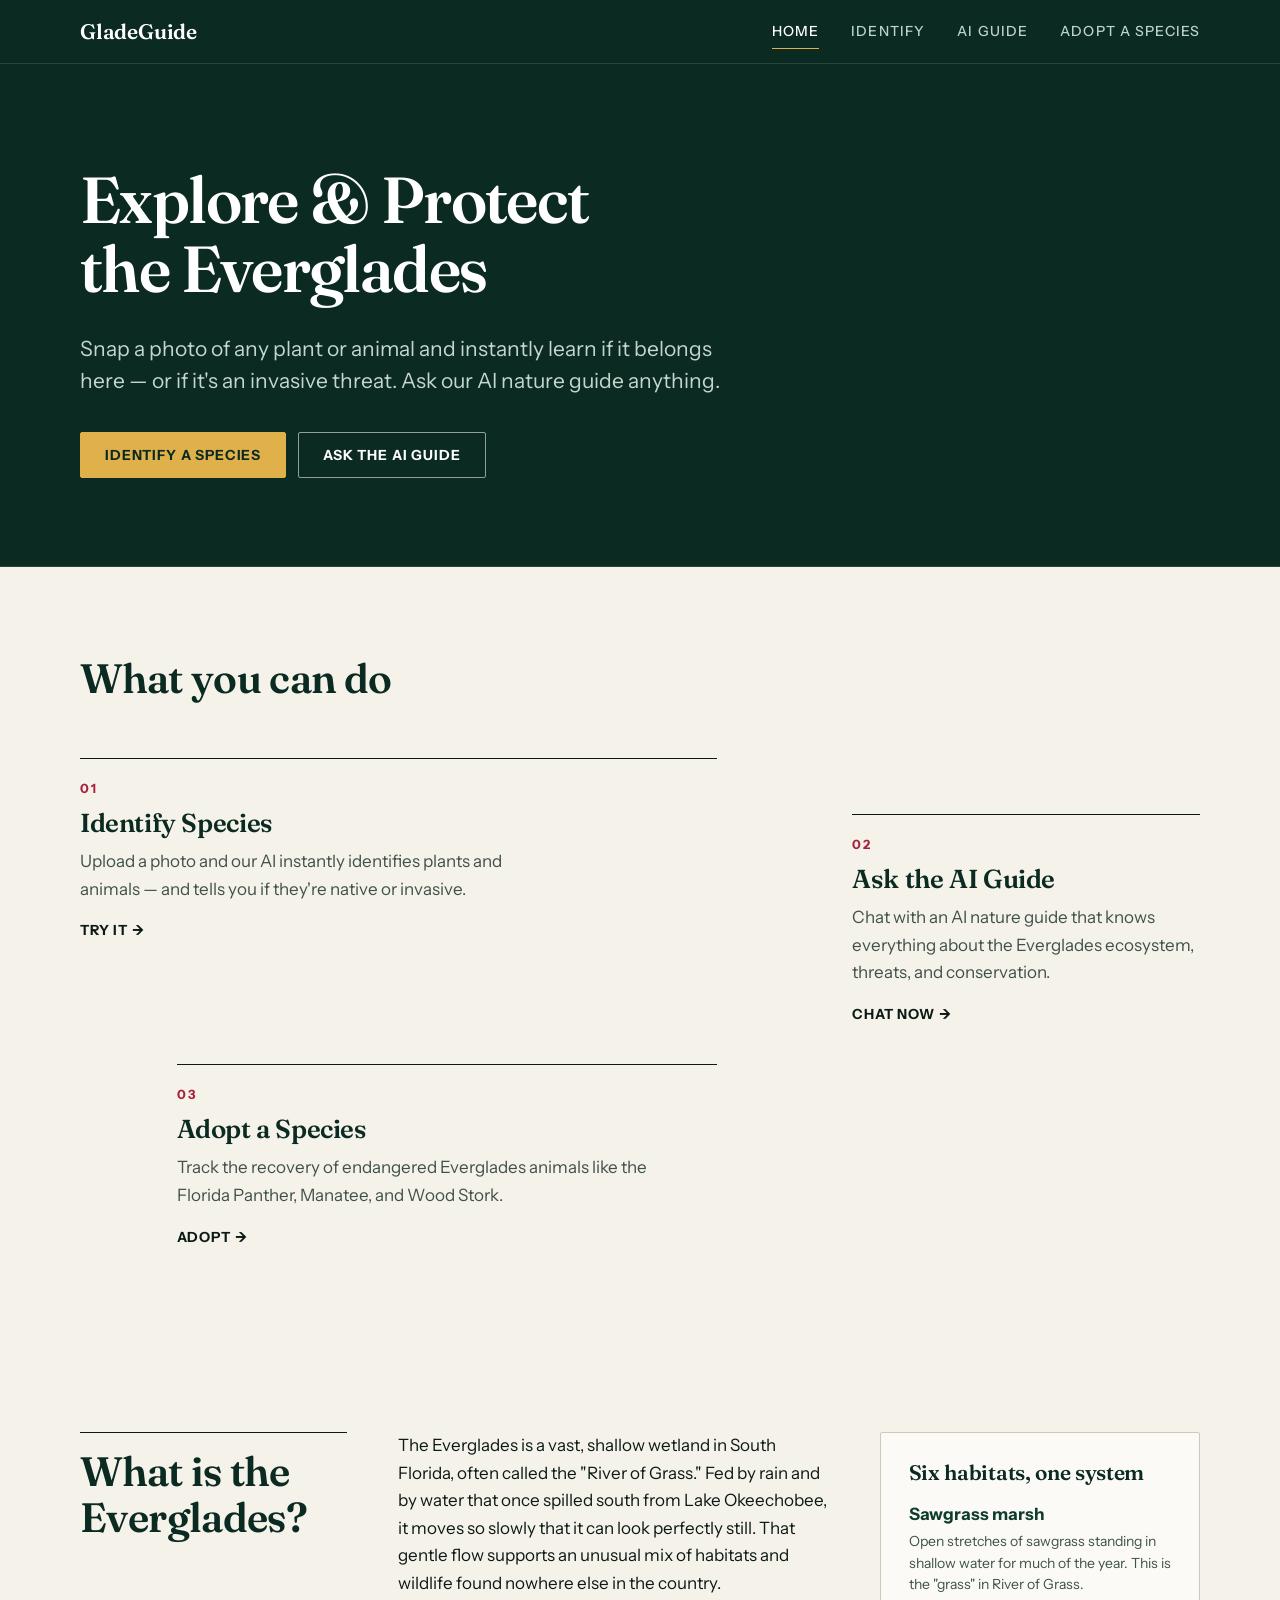
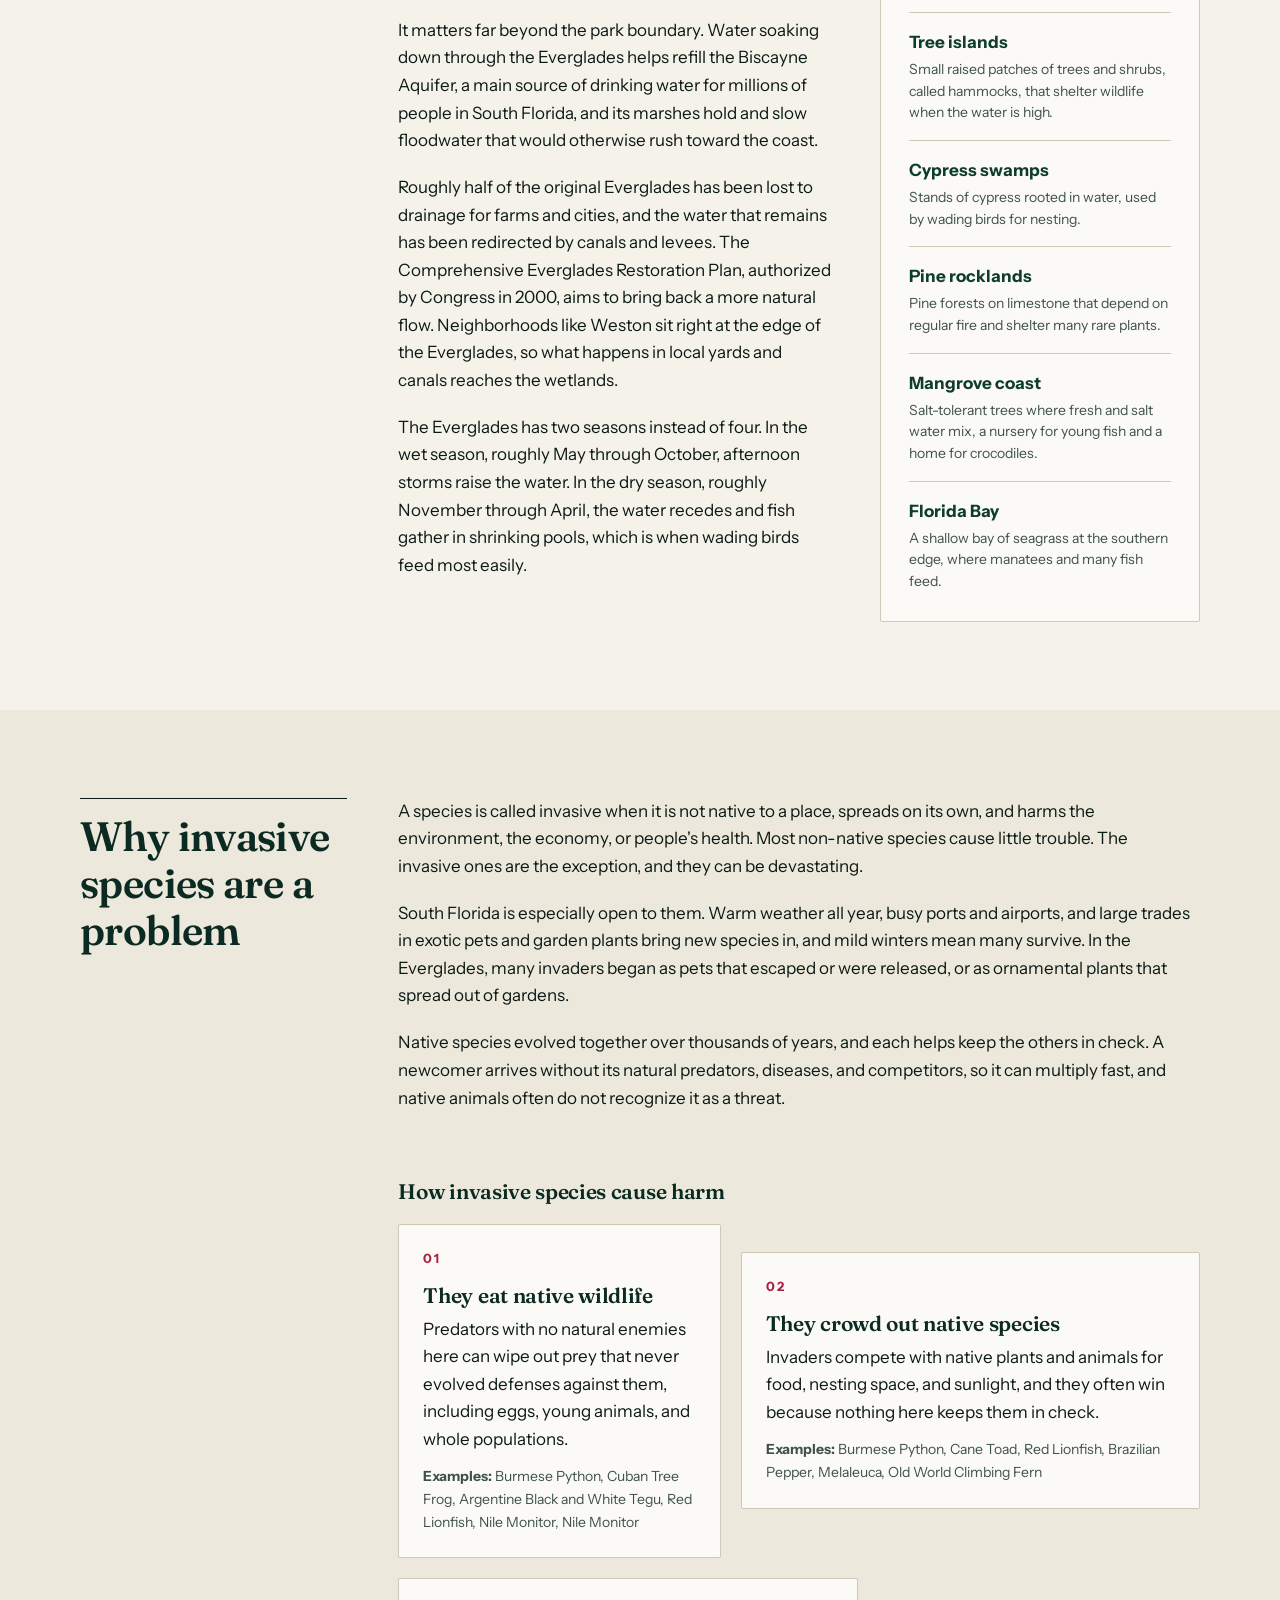
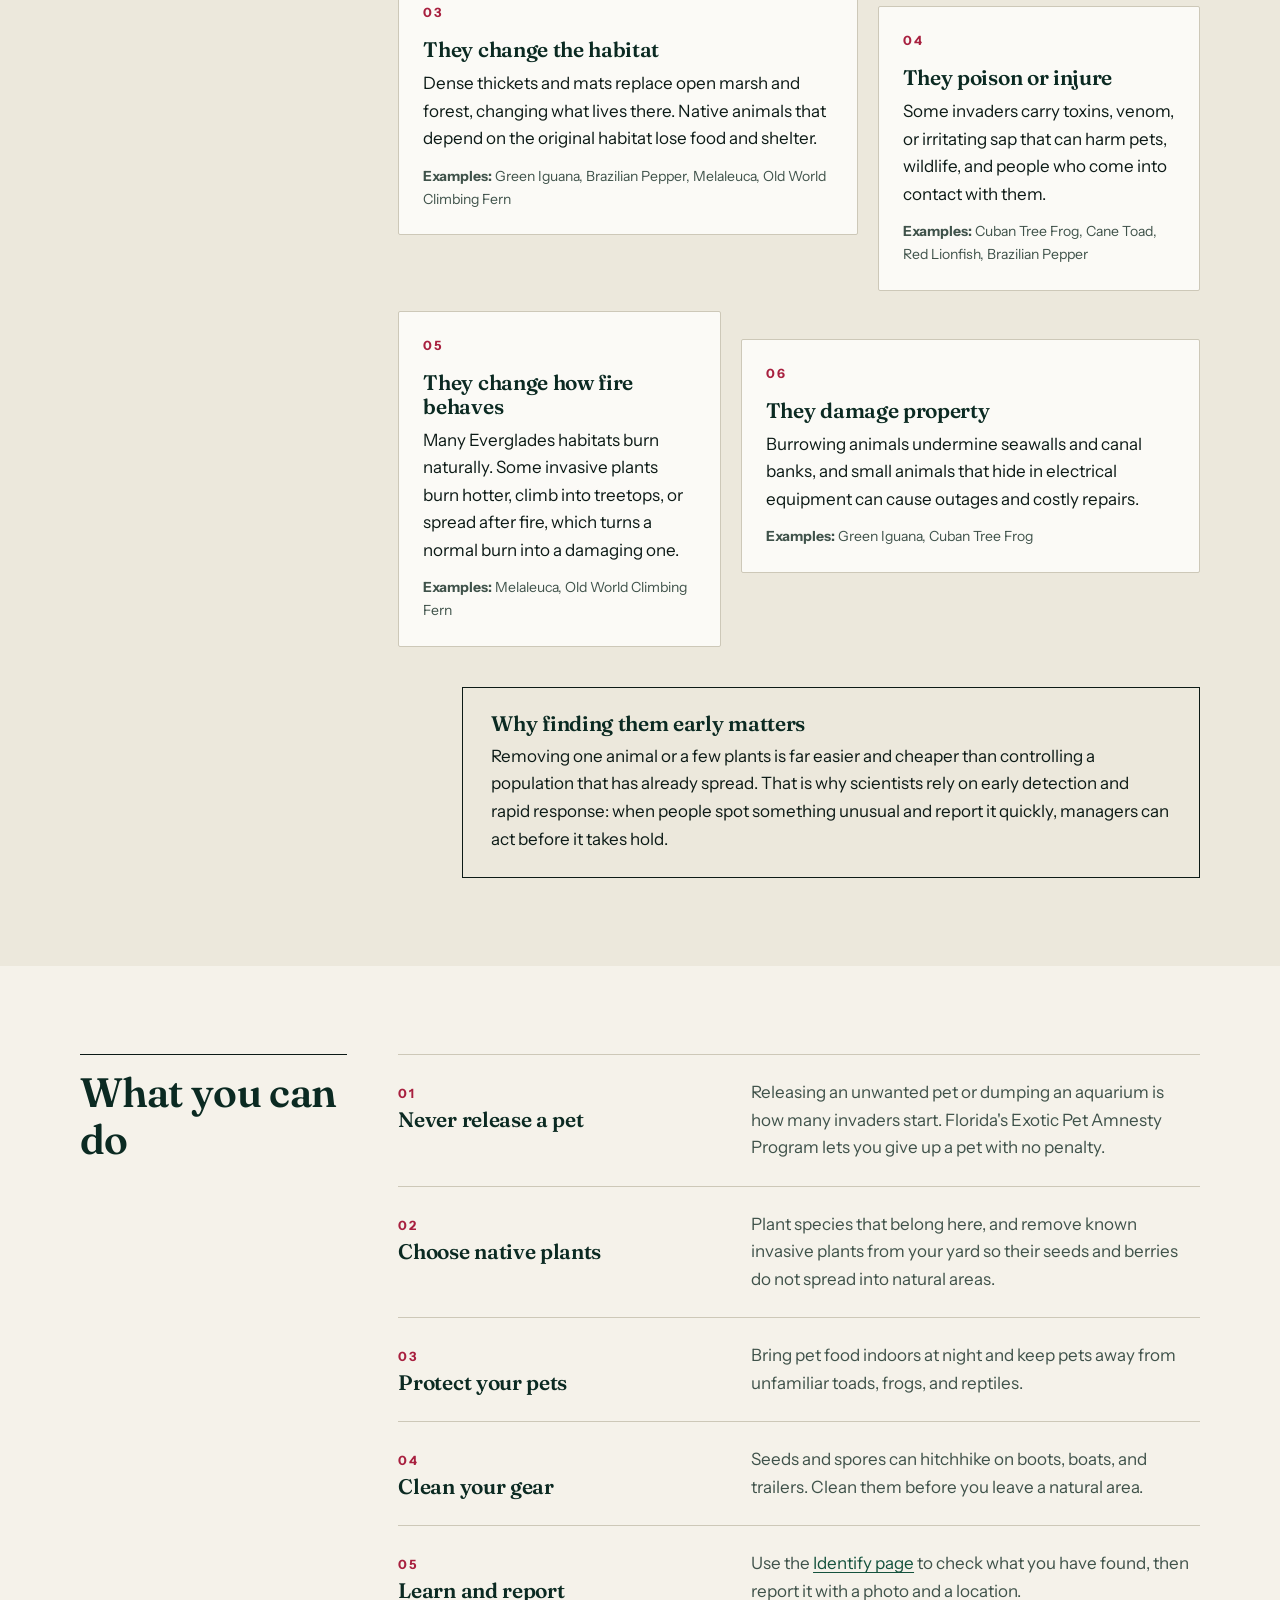
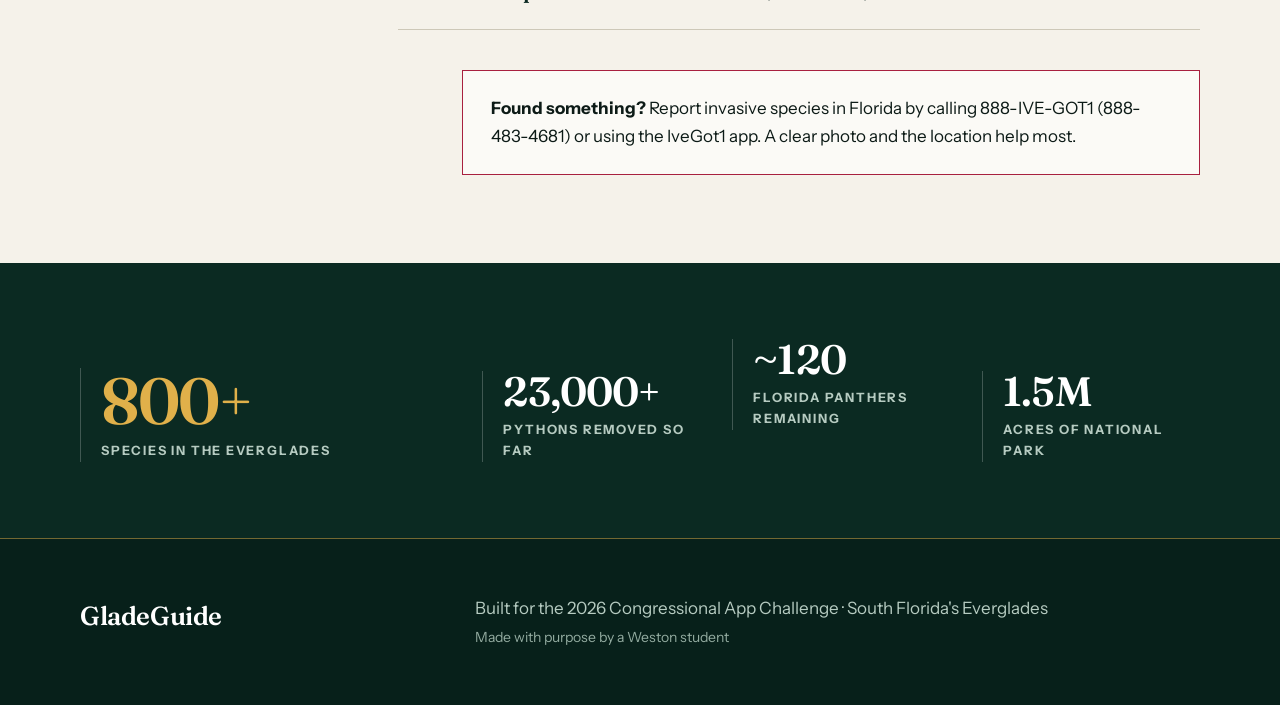
<file: index.html>
<!DOCTYPE html>
<html lang="en">
<head>
  <meta charset="UTF-8" />
  <meta name="viewport" content="width=device-width, initial-scale=1.0" />
  <title>GladeGuide — Discover the Everglades</title>
  <meta name="description" content="Identify Everglades plants and animals and learn which are invasive. Chat with an AI nature guide and adopt an endangered species." />
  <link rel="preconnect" href="https://fonts.googleapis.com" />
  <link rel="preconnect" href="https://fonts.gstatic.com" crossorigin />
  <link href="https://fonts.googleapis.com/css2?family=Fraunces:wght@600;700&family=Instrument+Sans:wght@400;500;600;700&display=swap" rel="stylesheet" />
  <link rel="stylesheet" href="css/style.css" />
</head>
<body data-page="home">
  <a class="skip-link" href="#main">Skip to main content</a>

 
  <header class="site-header">
    <nav class="navbar" aria-label="Primary">
      <a class="nav-logo" href="index.html">
        <span class="logo-text">GladeGuide</span>
      </a>
      <button class="nav-toggle" type="button" aria-expanded="false" aria-controls="nav-links">Menu</button>
      <div class="nav-links" id="nav-links">
        <a href="index.html" class="nav-link" aria-current="page">Home</a>
        <a href="identify.html" class="nav-link">Identify</a>
        <a href="guide.html" class="nav-link">AI Guide</a>
        <a href="adopt.html" class="nav-link">Adopt a Species</a>
      </div>
    </nav>
  </header>

  <main id="main">
    
    <section class="hero" aria-labelledby="hero-title">
      <div class="hero-inner">
        <div class="hero-content">
          <h1 class="hero-title" id="hero-title">Explore &amp; Protect<br />the Everglades</h1>
          <p class="hero-sub">
            Snap a photo of any plant or animal and instantly learn if it belongs here —
            or if it's an invasive threat. Ask our AI nature guide anything.
          </p>
          <div class="hero-buttons">
            <a href="identify.html" class="btn btn-primary">Identify a Species</a>
            <a href="guide.html" class="btn btn-secondary">Ask the AI Guide</a>
          </div>
        </div>
      </div>
    </section>

    
    <section class="features" aria-labelledby="features-title">
      <h2 class="section-title" id="features-title">What you can do</h2>
      <div class="feature-grid">

        <a href="identify.html" class="feature-card">
          <h3>Identify Species</h3>
          <p>Upload a photo and our AI instantly identifies plants and animals — and tells you if they're native or invasive.</p>
          <span class="feature-link">Try it →</span>
        </a>

        <a href="guide.html" class="feature-card">
          <h3>Ask the AI Guide</h3>
          <p>Chat with an AI nature guide that knows everything about the Everglades ecosystem, threats, and conservation.</p>
          <span class="feature-link">Chat now →</span>
        </a>

        <a href="adopt.html" class="feature-card">
          <h3>Adopt a Species</h3>
          <p>Track the recovery of endangered Everglades animals like the Florida Panther, Manatee, and Wood Stork.</p>
          <span class="feature-link">Adopt →</span>
        </a>

      </div>
    </section>

   
    <section class="learn" aria-labelledby="everglades-title">
      <div class="learn-inner">
        <h2 id="everglades-title">What is the Everglades?</h2>
        <div class="learn-cols">
          <div class="prose">
            <p>
              The Everglades is a vast, shallow wetland in South Florida, often called the "River of Grass."
              Fed by rain and by water that once spilled south from Lake Okeechobee, it moves so slowly that it can look
              perfectly still. That gentle flow supports an unusual mix of habitats and wildlife found nowhere else in the country.
            </p>
            <p>
              It matters far beyond the park boundary. Water soaking down through the Everglades helps refill the Biscayne
              Aquifer, a main source of drinking water for millions of people in South Florida, and its marshes hold and slow
              floodwater that would otherwise rush toward the coast.
            </p>
            <p>
              Roughly half of the original Everglades has been lost to drainage for farms and cities, and the water that
              remains has been redirected by canals and levees. The Comprehensive Everglades Restoration Plan, authorized
              by Congress in 2000, aims to bring back a more natural flow. Neighborhoods like Weston sit right at the
              edge of the Everglades, so what happens in local yards and canals reaches the wetlands.
            </p>
            <p>
              The Everglades has two seasons instead of four. In the wet season, roughly May through October, afternoon
              storms raise the water. In the dry season, roughly November through April, the water recedes and fish
              gather in shrinking pools, which is when wading birds feed most easily.
            </p>
          </div>
          <div class="habitats">
            <h3>Six habitats, one system</h3>
            <dl>
              <dt>Sawgrass marsh</dt>
              <dd>Open stretches of sawgrass standing in shallow water for much of the year. This is the "grass" in River of Grass.</dd>
              <dt>Tree islands</dt>
              <dd>Small raised patches of trees and shrubs, called hammocks, that shelter wildlife when the water is high.</dd>
              <dt>Cypress swamps</dt>
              <dd>Stands of cypress rooted in water, used by wading birds for nesting.</dd>
              <dt>Pine rocklands</dt>
              <dd>Pine forests on limestone that depend on regular fire and shelter many rare plants.</dd>
              <dt>Mangrove coast</dt>
              <dd>Salt-tolerant trees where fresh and salt water mix, a nursery for young fish and a home for crocodiles.</dd>
              <dt>Florida Bay</dt>
              <dd>A shallow bay of seagrass at the southern edge, where manatees and many fish feed.</dd>
            </dl>
          </div>
        </div>
      </div>
    </section>

   
    <section class="learn learn--alt" aria-labelledby="invasive-title">
      <div class="learn-inner">
        <h2 id="invasive-title">Why invasive species are a problem</h2>
        <div class="prose prose--wide">
          <p>
            A species is called invasive when it is not native to a place, spreads on its own, and harms the
            environment, the economy, or people's health. Most non-native species cause little trouble. The invasive
            ones are the exception, and they can be devastating.
          </p>
          <p>
            South Florida is especially open to them. Warm weather all year, busy ports and airports, and large trades in
            exotic pets and garden plants bring new species in, and mild winters mean many survive. In the Everglades,
            many invaders began as pets that escaped or were released, or as ornamental plants that spread out of gardens.
          </p>
          <p>
            Native species evolved together over thousands of years, and each helps keep the others in check. A newcomer
            arrives without its natural predators, diseases, and competitors, so it can multiply fast, and native animals
            often do not recognize it as a threat.
          </p>
        </div>

        <h3 class="learn-subhead">How invasive species cause harm</h3>
        <!-- Cards are rendered by js/main.js from data/invasive-species.json -->
        <div data-harm-types>
          <p class="muted">Loading…</p>
        </div>

        <div class="callout">
          <h3>Why finding them early matters</h3>
          <p>
            Removing one animal or a few plants is far easier and cheaper than controlling a population that has already
            spread. That is why scientists rely on early detection and rapid response: when people spot something unusual
            and report it quickly, managers can act before it takes hold.
          </p>
        </div>
      </div>
    </section>

    
    <section class="learn" aria-labelledby="help-title">
      <div class="learn-inner">
        <h2 id="help-title">What you can do</h2>
        <ul class="action-list">
          <li>
            <h3>Never release a pet</h3>
            <p>Releasing an unwanted pet or dumping an aquarium is how many invaders start. Florida's Exotic Pet Amnesty Program lets you give up a pet with no penalty.</p>
          </li>
          <li>
            <h3>Choose native plants</h3>
            <p>Plant species that belong here, and remove known invasive plants from your yard so their seeds and berries do not spread into natural areas.</p>
          </li>
          <li>
            <h3>Protect your pets</h3>
            <p>Bring pet food indoors at night and keep pets away from unfamiliar toads, frogs, and reptiles.</p>
          </li>
          <li>
            <h3>Clean your gear</h3>
            <p>Seeds and spores can hitchhike on boots, boats, and trailers. Clean them before you leave a natural area.</p>
          </li>
          <li>
            <h3>Learn and report</h3>
            <p>Use the <a href="identify.html">Identify page</a> to check what you have found, then report it with a photo and a location.</p>
          </li>
        </ul>
        
        <p class="callout callout--report" data-reporting></p>
      </div>
    </section>

    
    <section class="stats-banner" aria-label="Everglades facts">
      <div class="stat">
        <span class="stat-num" data-stat="species">—</span>
        <span class="stat-label">Species in the Everglades</span>
      </div>
      <div class="stat">
        <span class="stat-num" data-stat="pythons">—</span>
        <span class="stat-label">Pythons removed so far</span>
      </div>
      <div class="stat">
        <span class="stat-num" data-stat="panthers">—</span>
        <span class="stat-label">Florida Panthers remaining</span>
      </div>
      <div class="stat">
        <span class="stat-num" data-stat="acres" data-format="compact">—</span>
        <span class="stat-label">Acres of national park</span>
      </div>
    </section>
  </main>

  
  <footer class="footer">
    <div class="footer-logo">GladeGuide</div>
    <p>Built for the 2026 Congressional App Challenge · South Florida's Everglades</p>
    <p class="footer-note">Made with purpose by a Weston student</p>
  </footer>

  <noscript>
    <p class="notice notice--warn noscript-note">GladeGuide needs JavaScript to load species data.</p>
  </noscript>

  <script type="module" src="js/main.js"></script>
</body>
</html>
</file>
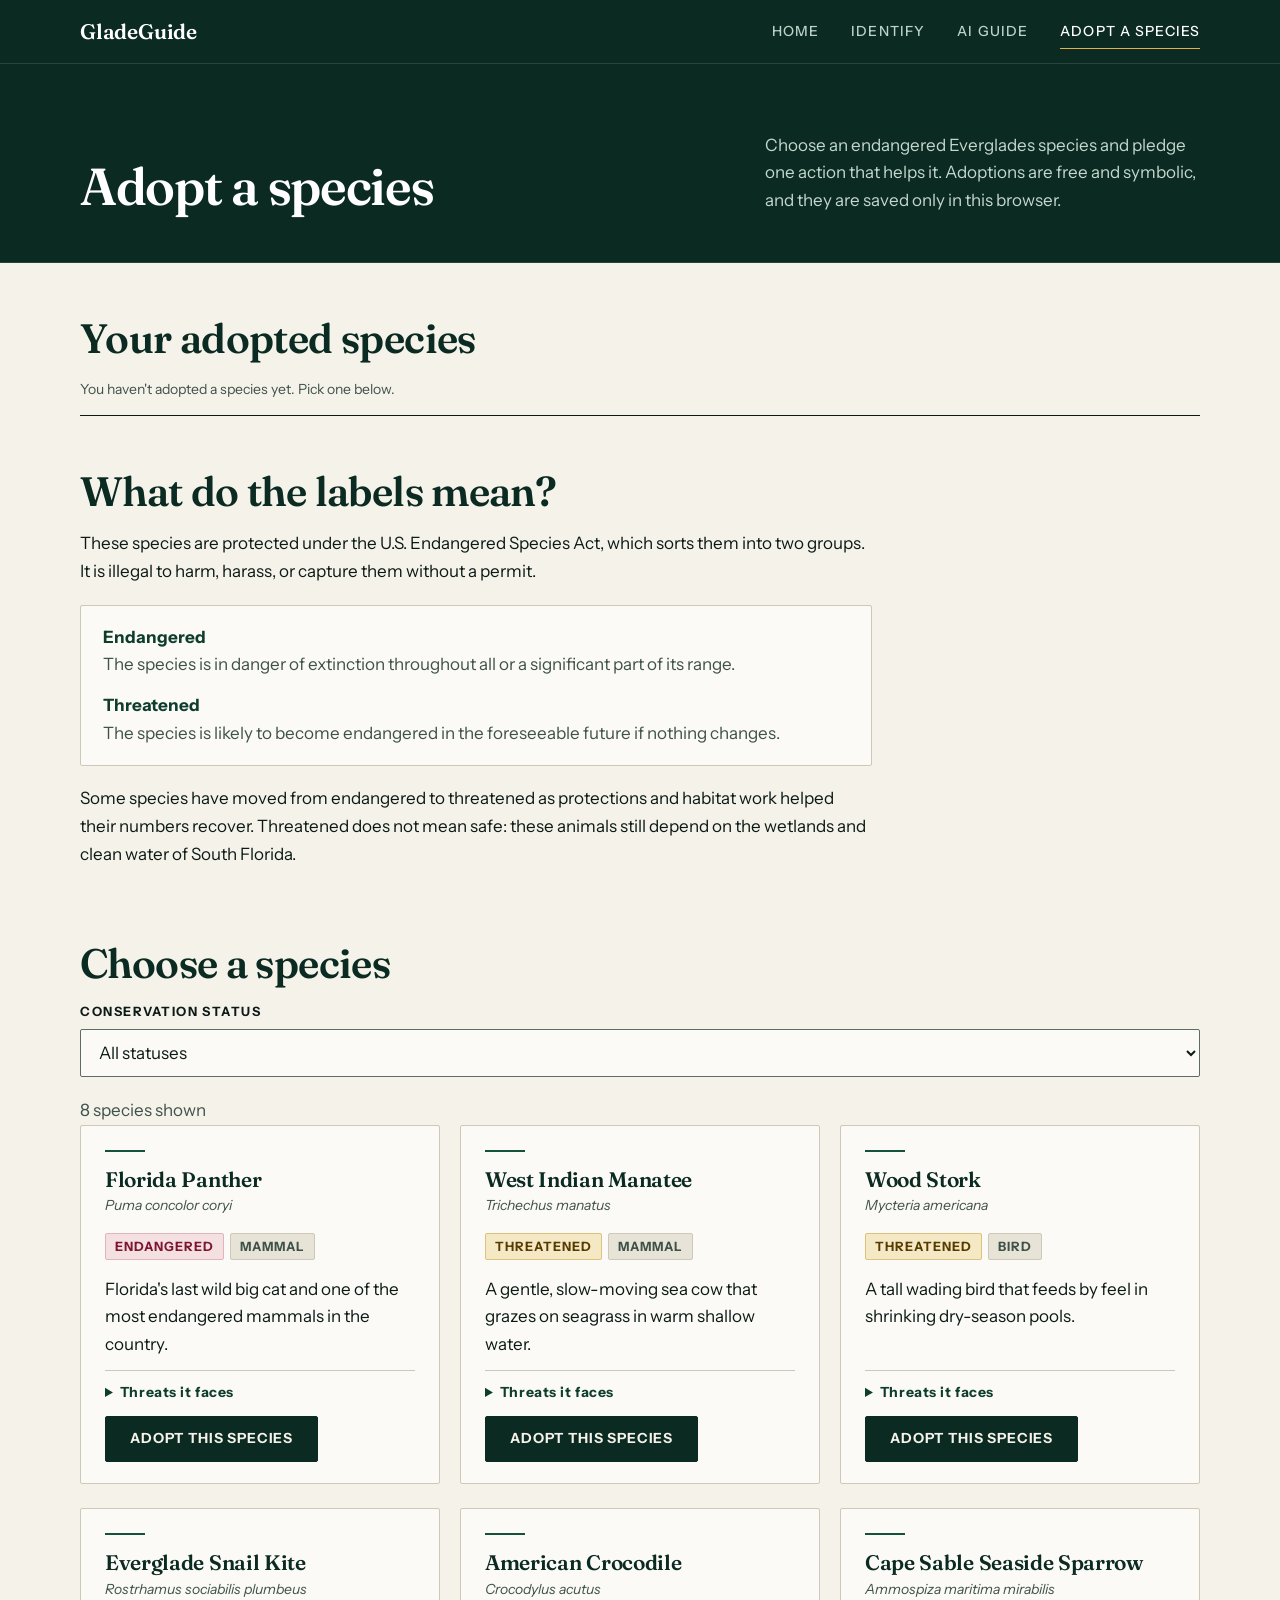
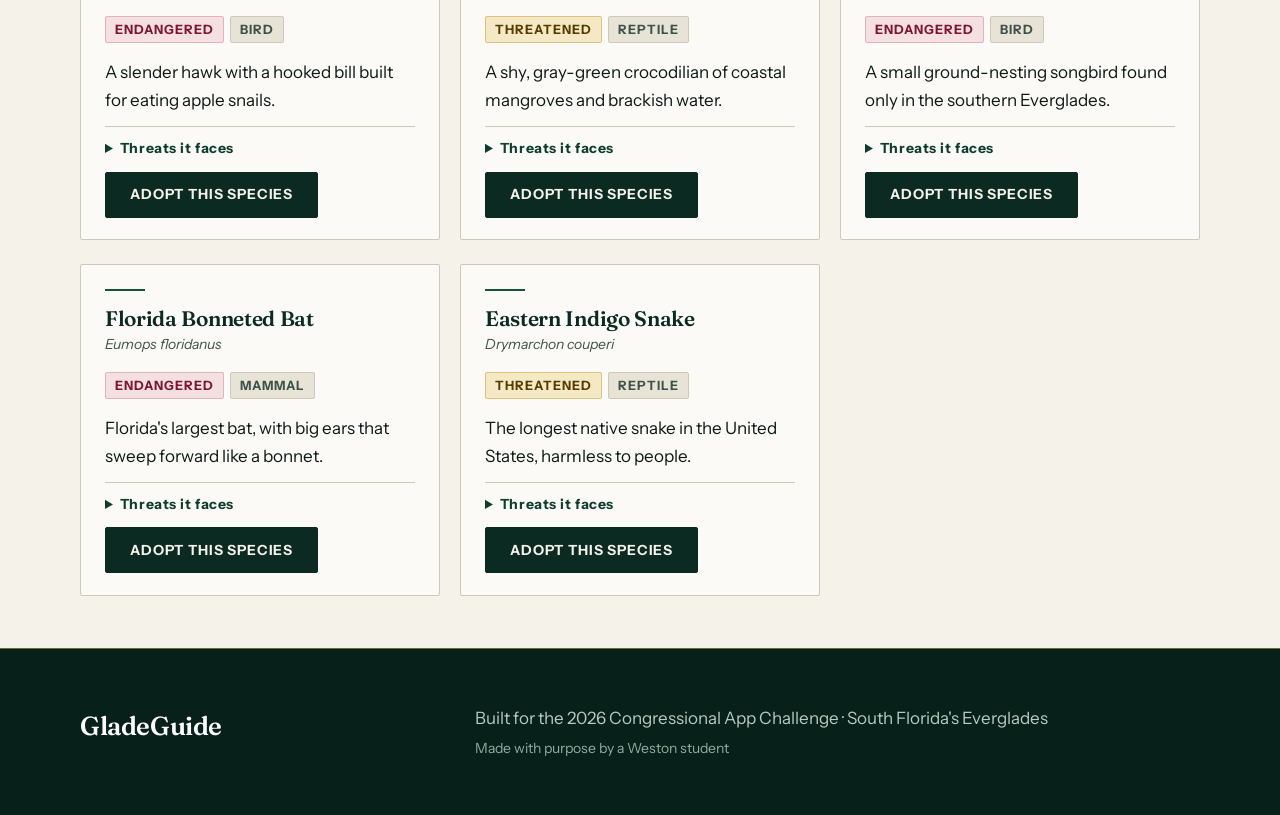
<file: adopt.html>
<!DOCTYPE html>
<html lang="en">
<head>
  <meta charset="UTF-8" />
  <meta name="viewport" content="width=device-width, initial-scale=1.0" />
  <title>Adopt a Species — GladeGuide</title>
  <meta name="description" content="Adopt an endangered Everglades species and pledge one action to help it recover." />
  <link rel="preconnect" href="https://fonts.googleapis.com" />
  <link rel="preconnect" href="https://fonts.gstatic.com" crossorigin />
  <link href="https://fonts.googleapis.com/css2?family=Fraunces:wght@600;700&family=Instrument+Sans:wght@400;500;600;700&display=swap" rel="stylesheet" />
  <link rel="stylesheet" href="css/style.css" />
</head>
<body data-page="adopt">
  <a class="skip-link" href="#main">Skip to main content</a>

  <header class="site-header">
    <nav class="navbar" aria-label="Primary">
      <a class="nav-logo" href="index.html">
        <span class="logo-text">GladeGuide</span>
      </a>
      <button class="nav-toggle" type="button" aria-expanded="false" aria-controls="nav-links">Menu</button>
      <div class="nav-links" id="nav-links">
        <a href="index.html" class="nav-link">Home</a>
        <a href="identify.html" class="nav-link">Identify</a>
        <a href="guide.html" class="nav-link">AI Guide</a>
        <a href="adopt.html" class="nav-link" aria-current="page">Adopt a Species</a>
      </div>
    </nav>
  </header>

  <main id="main">
    <section class="page-hero">
      <div class="container">
        <h1>Adopt a species</h1>
        <p>Choose an endangered Everglades species and pledge one action that helps it. Adoptions are free and symbolic, and they are saved only in this browser.</p>
      </div>
    </section>

    <div class="container">
      <section class="page-section" aria-labelledby="adopted-heading">
        <h2 id="adopted-heading" tabindex="-1">Your adopted species</h2>
        <p class="muted" id="adopted-empty">You haven't adopted a species yet. Pick one below.</p>
        <ul class="adoption-list" id="adopted-list"></ul>
      </section>

      <section class="page-section" aria-labelledby="terms-heading">
        <h2 id="terms-heading">What do the labels mean?</h2>
        <div class="prose prose--wide">
          <p>
            These species are protected under the U.S. Endangered Species Act, which sorts them into two groups. It is
            illegal to harm, harass, or capture them without a permit.
          </p>
          <dl class="glossary">
            <dt>Endangered</dt>
            <dd>The species is in danger of extinction throughout all or a significant part of its range.</dd>
            <dt>Threatened</dt>
            <dd>The species is likely to become endangered in the foreseeable future if nothing changes.</dd>
          </dl>
          <p>
            Some species have moved from endangered to threatened as protections and habitat work helped their numbers
            recover. Threatened does not mean safe: these animals still depend on the wetlands and clean water of South Florida.
          </p>
        </div>
      </section>

      <section class="page-section" aria-labelledby="choose-heading">
        <h2 id="choose-heading">Choose a species</h2>
        <div class="results-head">
          <div class="field">
            <label for="status-filter">Conservation status</label>
            <select id="status-filter" name="status">
              <option value="all">All statuses</option>
            </select>
          </div>
        </div>
        <p class="status" id="adopt-count" role="status">Loading species…</p>
        <ul class="card-grid" id="adopt-grid"></ul>
      </section>

      <p class="visually-hidden" id="adopt-status" role="status"></p>
    </div>
  </main>

  <dialog id="pledge-dialog" aria-labelledby="pledge-title">
    <form id="pledge-form" method="dialog" class="dialog-body" novalidate>
      <h2 id="pledge-title">Adopt this species</h2>
      <div class="field">
        <label for="pledge-name">Your name</label>
        <input type="text" id="pledge-name" name="name" autocomplete="name" maxlength="60" required />
      </div>
      <div class="field">
        <label for="pledge-action">My pledge</label>
        <select id="pledge-action" name="pledge" required></select>
        <p class="help">Pick one thing you will do to help.</p>
      </div>
      <div class="dialog-actions">
        <button type="button" class="btn btn-quiet" id="pledge-cancel">Cancel</button>
        <button type="submit" class="btn btn-primary">Save adoption</button>
      </div>
    </form>
  </dialog>

  <footer class="footer">
    <div class="footer-logo">GladeGuide</div>
    <p>Built for the 2026 Congressional App Challenge · South Florida's Everglades</p>
    <p class="footer-note">Made with purpose by a Weston student</p>
  </footer>

  <noscript>
    <p class="notice notice--warn noscript-note">GladeGuide needs JavaScript to load species data.</p>
  </noscript>

  <script type="module" src="js/main.js"></script>
  <script type="module" src="js/adopt.js"></script>
</body>
</html>
</file>
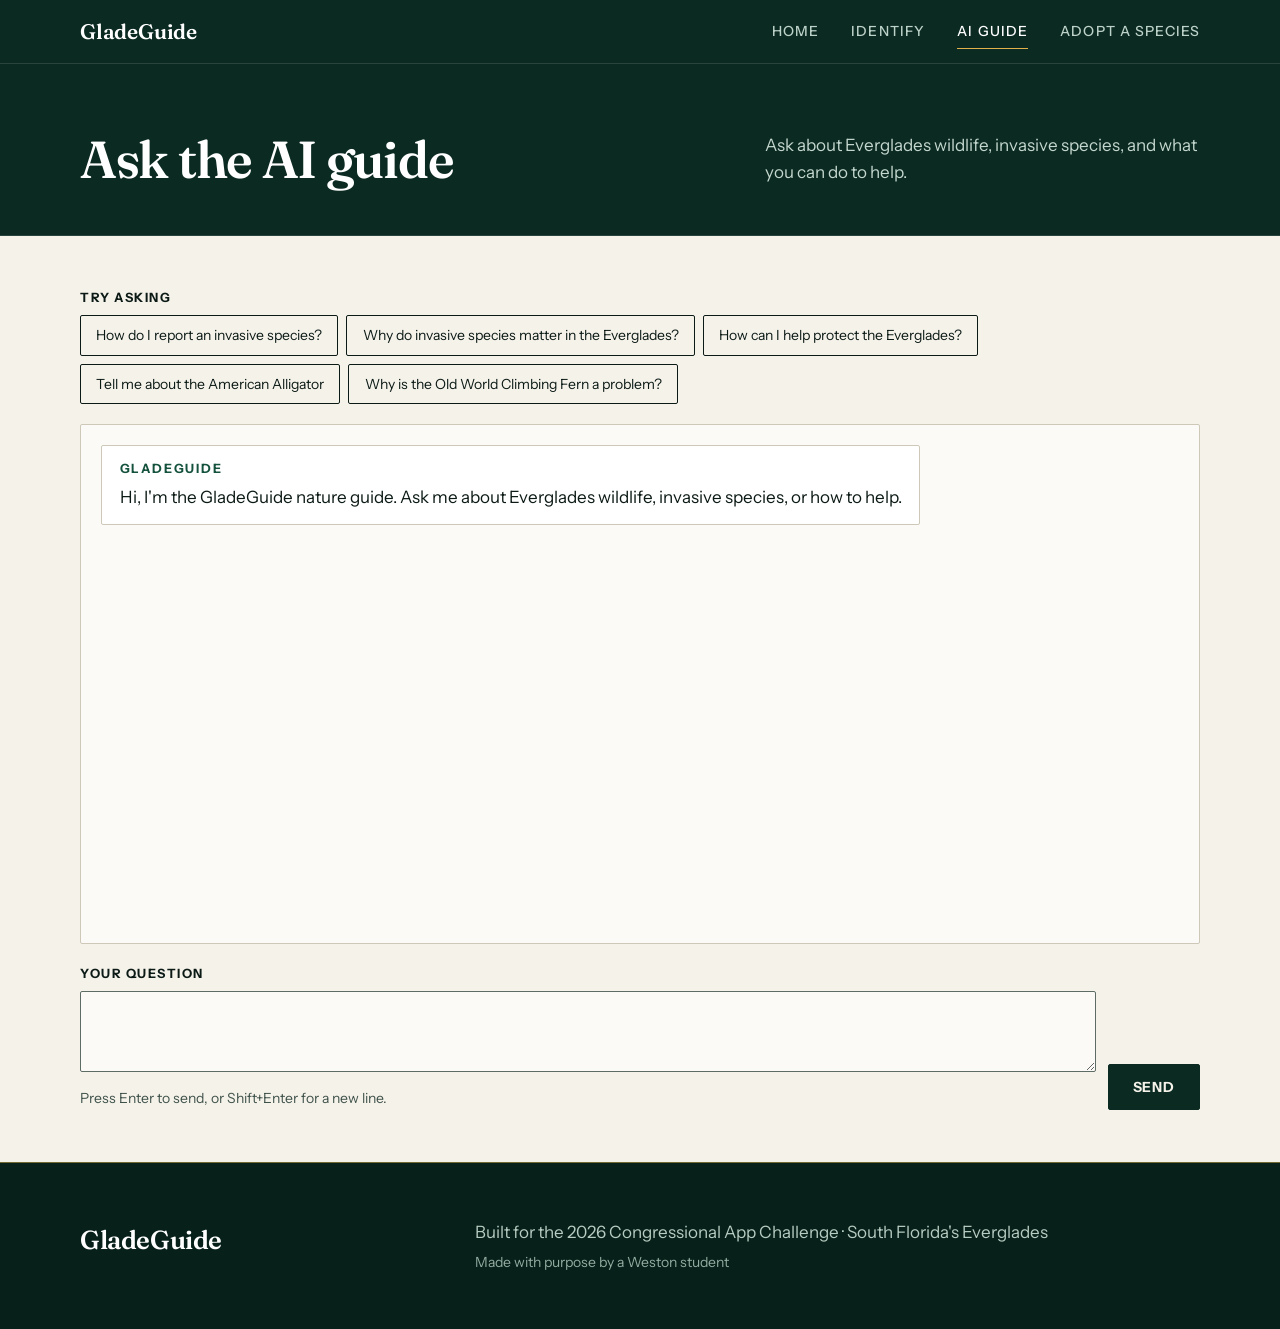
<file: guide.html>
<!DOCTYPE html>
<html lang="en">
<head>
  <meta charset="UTF-8" />
  <meta name="viewport" content="width=device-width, initial-scale=1.0" />
  <title>AI Guide — GladeGuide</title>
  <meta name="description" content="Chat with the GladeGuide nature guide about Everglades wildlife, invasive species, and conservation." />
  <link rel="preconnect" href="https://fonts.googleapis.com" />
  <link rel="preconnect" href="https://fonts.gstatic.com" crossorigin />
  <link href="https://fonts.googleapis.com/css2?family=Fraunces:wght@600;700&family=Instrument+Sans:wght@400;500;600;700&display=swap" rel="stylesheet" />
  <link rel="stylesheet" href="css/style.css" />
</head>
<body data-page="guide">
  <a class="skip-link" href="#main">Skip to main content</a>

  <header class="site-header">
    <nav class="navbar" aria-label="Primary">
      <a class="nav-logo" href="index.html">
        <span class="logo-text">GladeGuide</span>
      </a>
      <button class="nav-toggle" type="button" aria-expanded="false" aria-controls="nav-links">Menu</button>
      <div class="nav-links" id="nav-links">
        <a href="index.html" class="nav-link">Home</a>
        <a href="identify.html" class="nav-link">Identify</a>
        <a href="guide.html" class="nav-link" aria-current="page">AI Guide</a>
        <a href="adopt.html" class="nav-link">Adopt a Species</a>
      </div>
    </nav>
  </header>

  <main id="main">
    <section class="page-hero">
      <div class="container">
        <h1>Ask the AI guide</h1>
        <p>Ask about Everglades wildlife, invasive species, and what you can do to help.</p>
      </div>
    </section>

    <div class="container">
      <section class="page-section" aria-labelledby="chat-heading">
        <h2 class="visually-hidden" id="chat-heading">Chat</h2>
        <div class="chat">
          <p class="notice notice--warn" id="guide-mode" hidden>
            The full AI guide is unavailable right now. I can still look up species in our database.
          </p>

          <div>
            <p class="fieldset-legend" id="chips-label">Try asking</p>
            <ul class="chips" id="prompt-chips" aria-labelledby="chips-label"></ul>
          </div>

          <div class="chat-log" id="chat-log" role="log" aria-live="polite" aria-relevant="additions" aria-label="Conversation with the GladeGuide nature guide" tabindex="0"></div>

          <form class="chat-form" id="chat-form">
            <div class="field">
              <label for="chat-input">Your question</label>
              <textarea id="chat-input" name="question" rows="2" maxlength="800" aria-describedby="chat-help" required></textarea>
              <p class="help" id="chat-help">Press Enter to send, or Shift+Enter for a new line.</p>
            </div>
            <button type="submit" class="btn btn-primary" id="chat-send">Send</button>
          </form>
        </div>
      </section>
    </div>
  </main>

  <footer class="footer">
    <div class="footer-logo">GladeGuide</div>
    <p>Built for the 2026 Congressional App Challenge · South Florida's Everglades</p>
    <p class="footer-note">Made with purpose by a Weston student</p>
  </footer>

  <noscript>
    <p class="notice notice--warn noscript-note">GladeGuide needs JavaScript for the chat guide.</p>
  </noscript>

  <script type="module" src="js/main.js"></script>
  <script type="module" src="js/guide.js"></script>
</body>
</html>
</file>
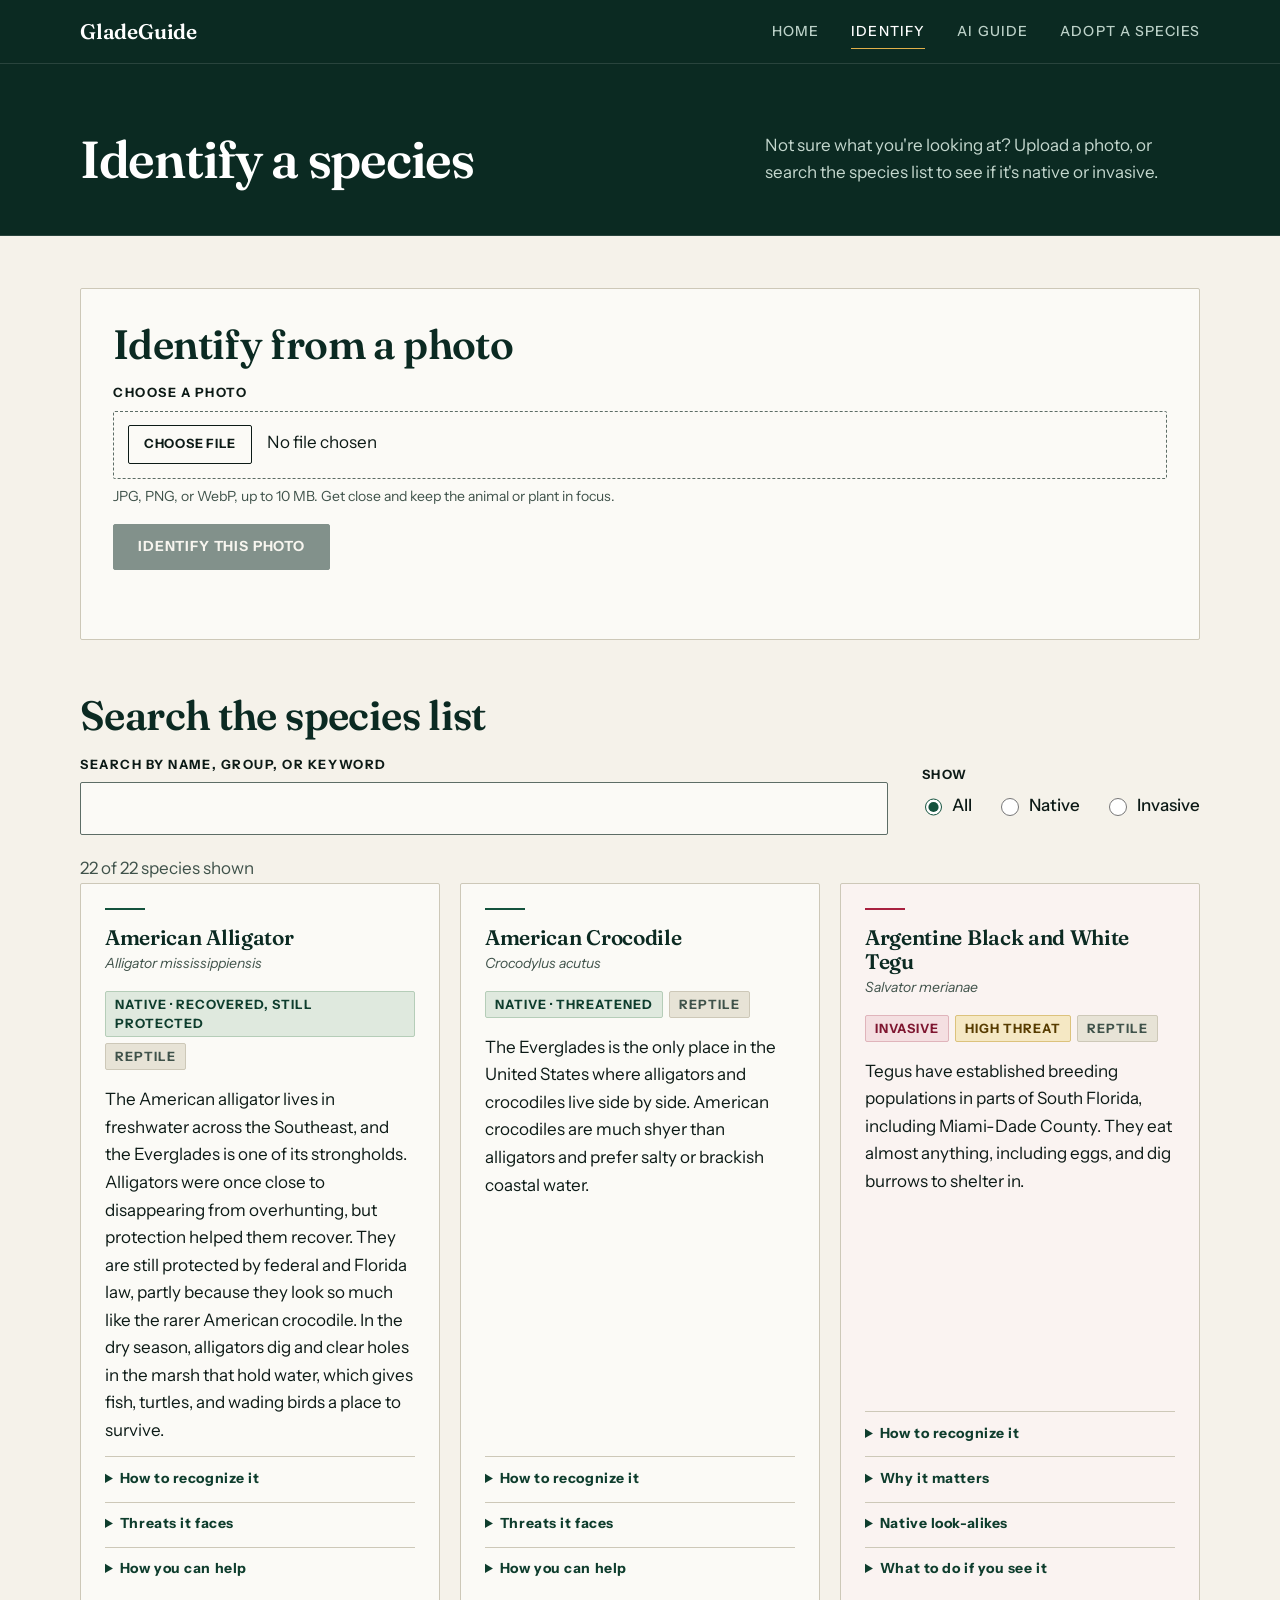
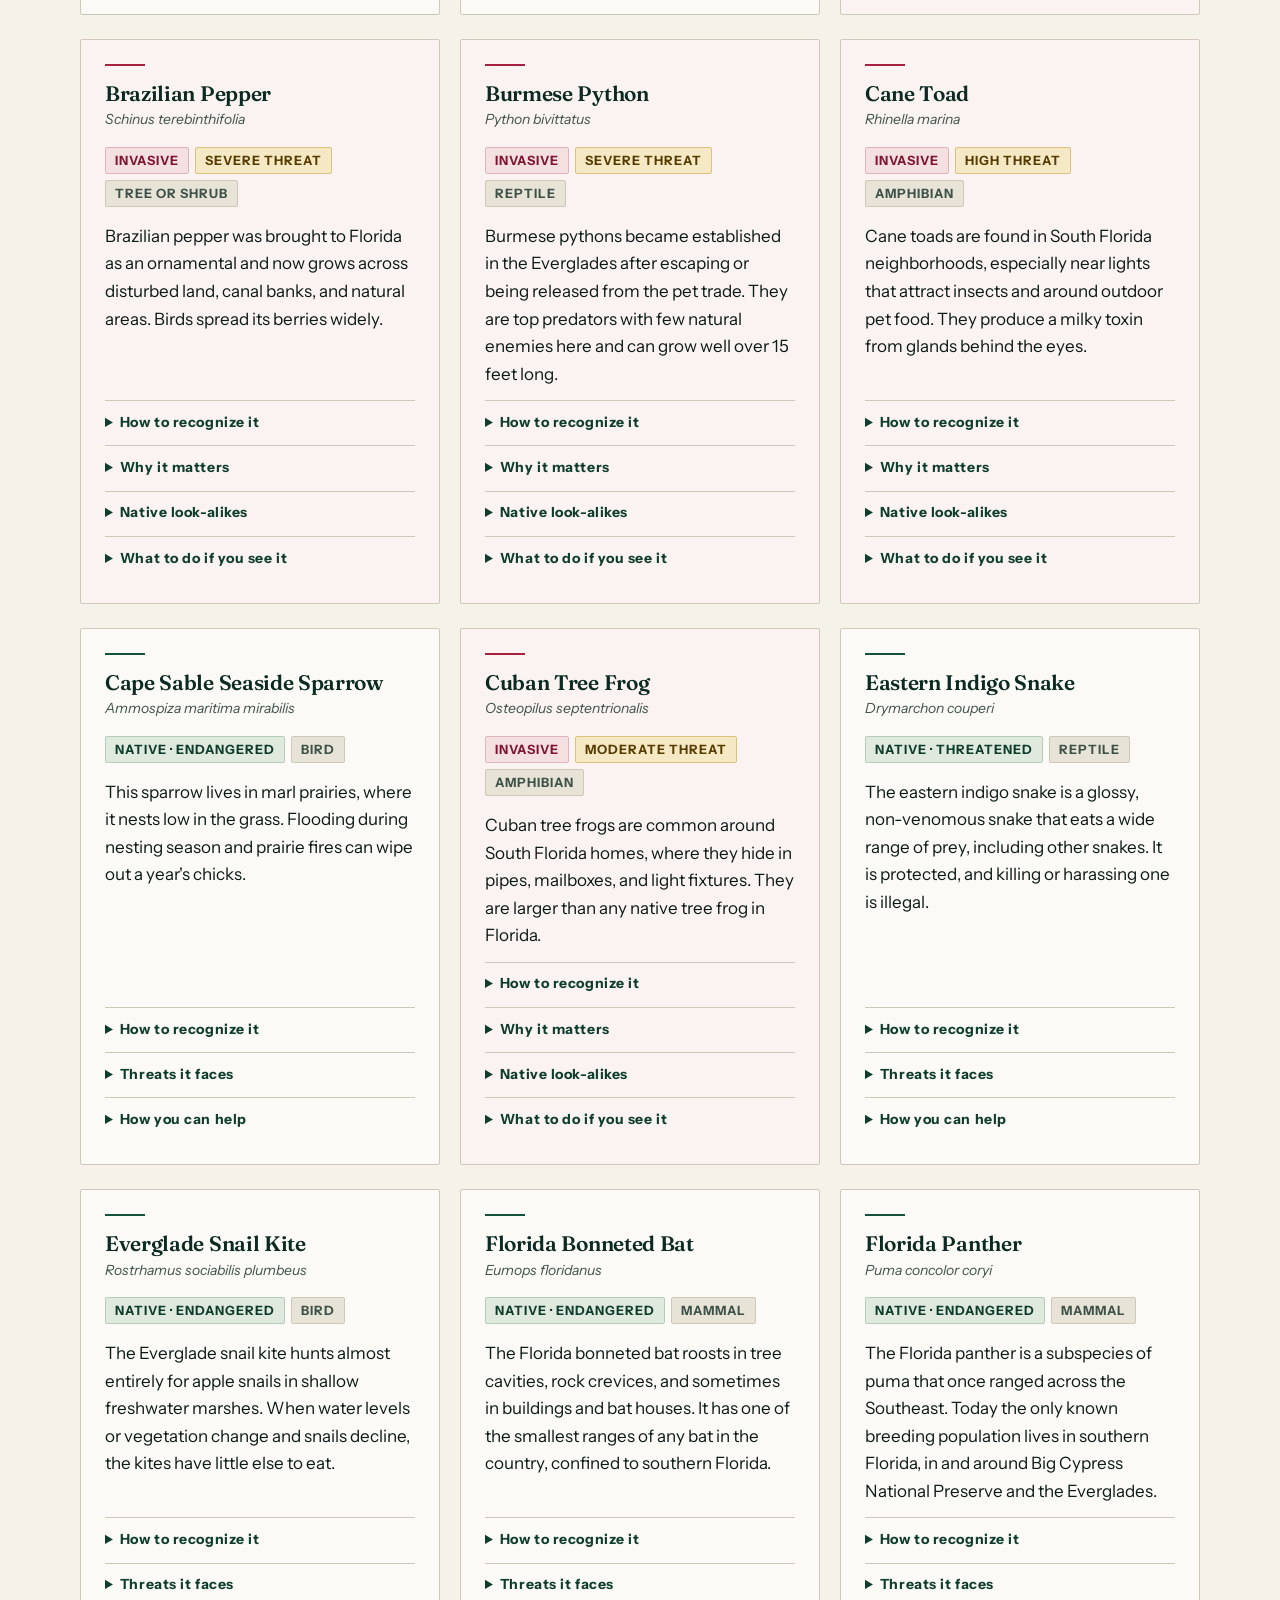
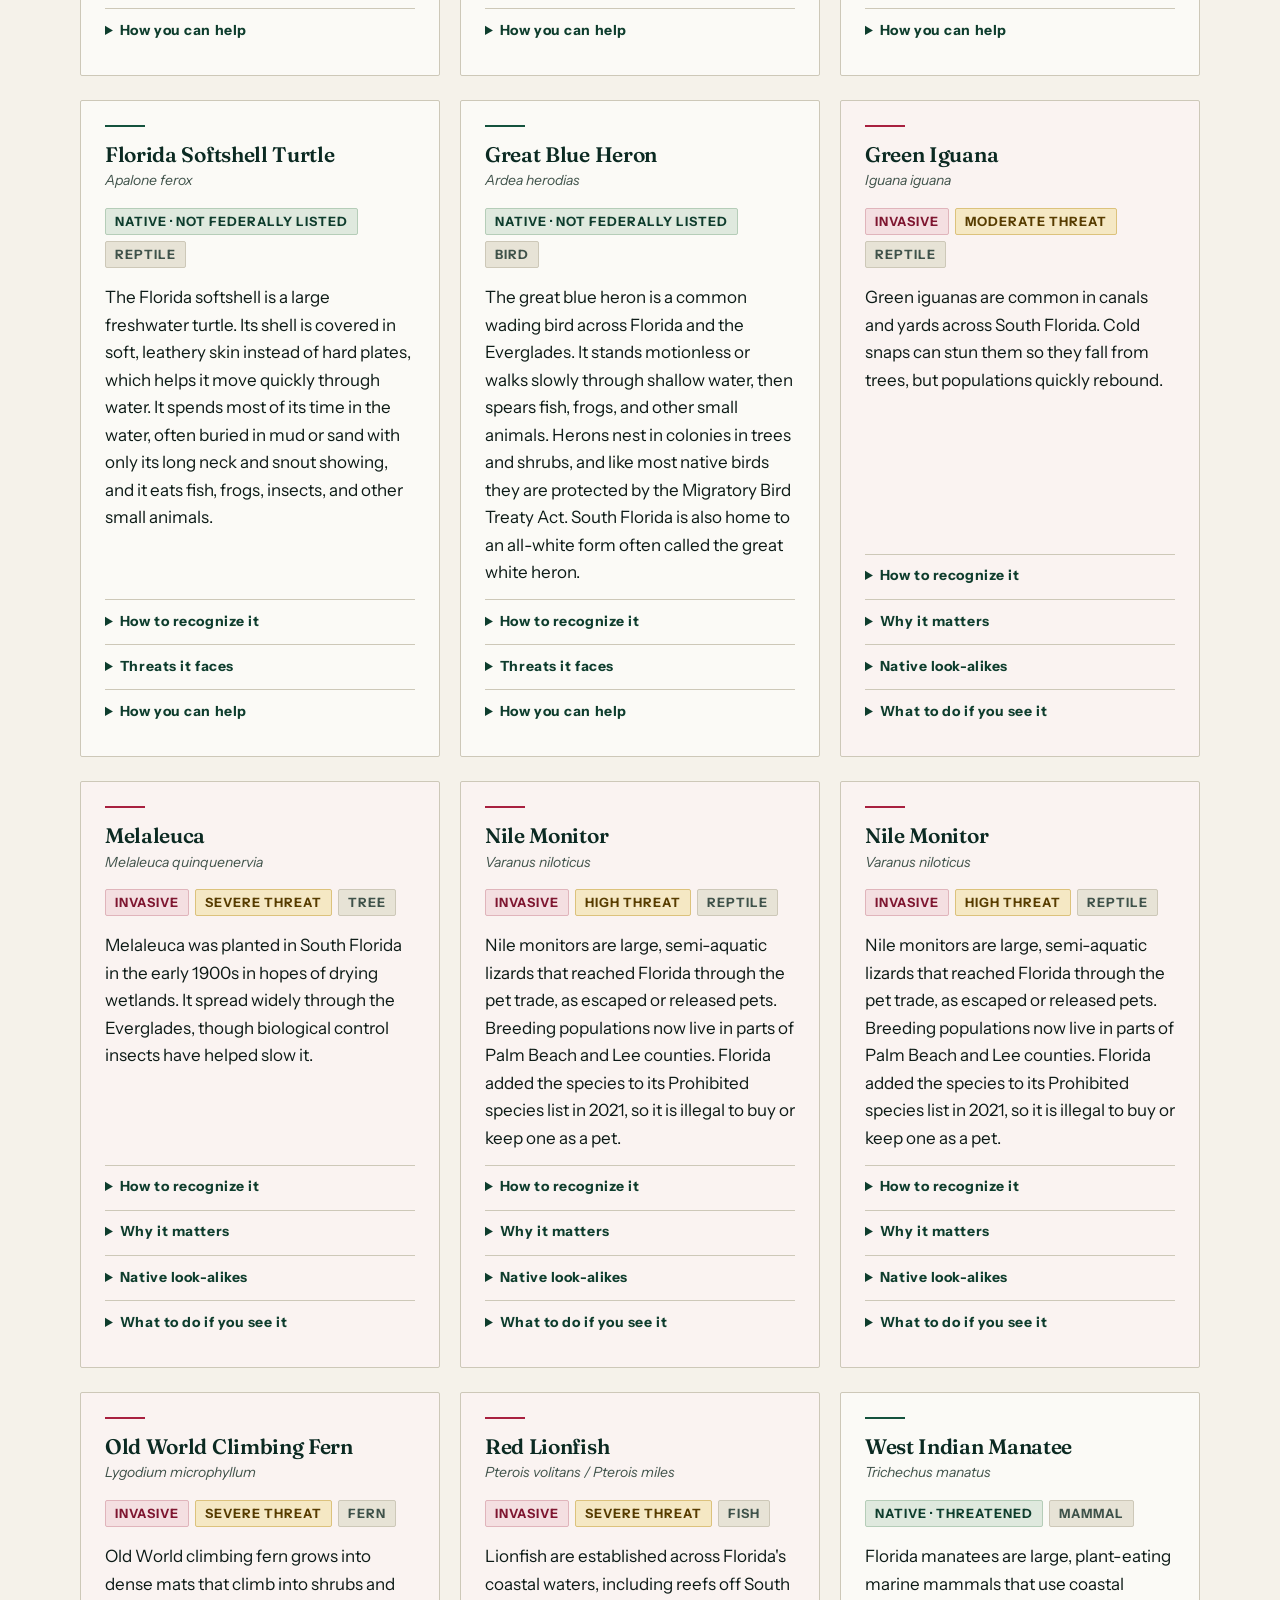
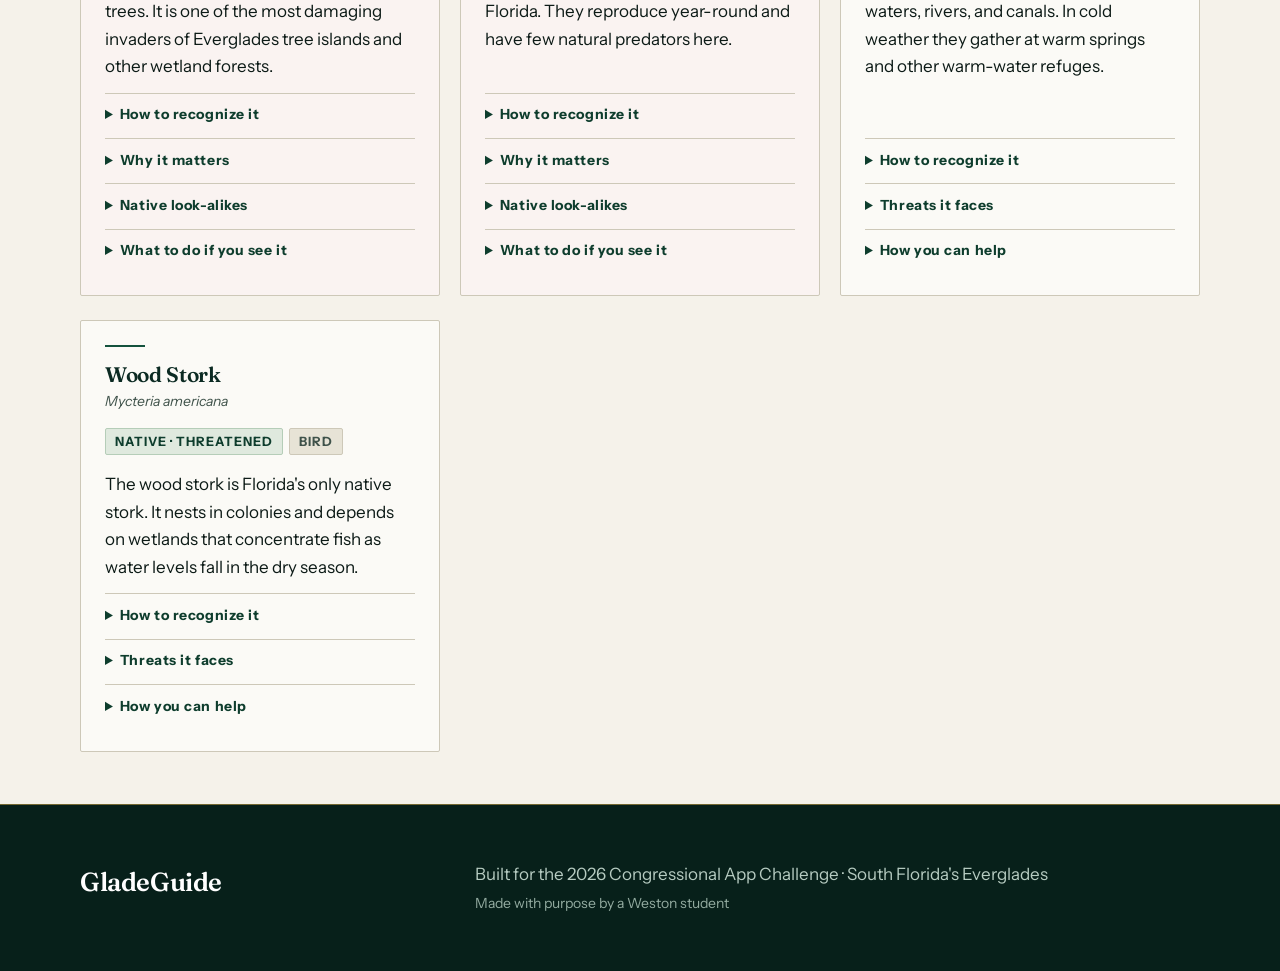
<file: identify.html>
<!DOCTYPE html>
<html lang="en">
<head>
  <meta charset="UTF-8" />
  <meta name="viewport" content="width=device-width, initial-scale=1.0" />
  <title>Identify a Species — GladeGuide</title>
  <meta name="description" content="Upload a photo or search our list to find out whether an Everglades plant or animal is native or invasive." />
  <link rel="preconnect" href="https://fonts.googleapis.com" />
  <link rel="preconnect" href="https://fonts.gstatic.com" crossorigin />
  <link href="https://fonts.googleapis.com/css2?family=Fraunces:wght@600;700&family=Instrument+Sans:wght@400;500;600;700&display=swap" rel="stylesheet" />
  <link rel="stylesheet" href="css/style.css" />
</head>
<body data-page="identify">
  <a class="skip-link" href="#main">Skip to main content</a>

  <header class="site-header">
    <nav class="navbar" aria-label="Primary">
      <a class="nav-logo" href="index.html">
        <span class="logo-text">GladeGuide</span>
      </a>
      <button class="nav-toggle" type="button" aria-expanded="false" aria-controls="nav-links">Menu</button>
      <div class="nav-links" id="nav-links">
        <a href="index.html" class="nav-link">Home</a>
        <a href="identify.html" class="nav-link" aria-current="page">Identify</a>
        <a href="guide.html" class="nav-link">AI Guide</a>
        <a href="adopt.html" class="nav-link">Adopt a Species</a>
      </div>
    </nav>
  </header>

  <main id="main">
    <section class="page-hero">
      <div class="container">
        <h1>Identify a species</h1>
        <p>Not sure what you're looking at? Upload a photo, or search the species list to see if it's native or invasive.</p>
      </div>
    </section>

    <div class="container">
      <section class="page-section" aria-labelledby="photo-heading">
        <div class="panel">
          <h2 id="photo-heading">Identify from a photo</h2>
          <form id="photo-form" novalidate>
            <div class="field">
              <label for="photo-input">Choose a photo</label>
              <input type="file" id="photo-input" name="photo" accept="image/*" aria-describedby="photo-help" />
              <p class="help" id="photo-help">JPG, PNG, or WebP, up to 10 MB. Get close and keep the animal or plant in focus.</p>
            </div>
            <div id="photo-preview"></div>
            <button type="submit" class="btn btn-primary" id="photo-submit" disabled>Identify this photo</button>
          </form>
          <p class="status" id="ai-status" role="status"></p>
          <div id="photo-result" aria-live="polite"></div>
        </div>
      </section>

      <section class="page-section" aria-labelledby="browse-heading">
        <h2 id="browse-heading">Search the species list</h2>
        <div class="results-head">
          <div class="field">
            <label for="species-search">Search by name, group, or keyword</label>
            <input type="search" id="species-search" name="q" autocomplete="off" />
          </div>
          <fieldset>
            <legend class="fieldset-legend">Show</legend>
            <div class="radio-row">
              <label><input type="radio" name="origin-filter" value="all" checked /> All</label>
              <label><input type="radio" name="origin-filter" value="native" /> Native</label>
              <label><input type="radio" name="origin-filter" value="invasive" /> Invasive</label>
            </div>
          </fieldset>
        </div>
        <p class="status" id="search-count" role="status">Loading species…</p>
        <ul class="card-grid" id="species-results"></ul>
      </section>
    </div>
  </main>

  <footer class="footer">
    <div class="footer-logo">GladeGuide</div>
    <p>Built for the 2026 Congressional App Challenge · South Florida's Everglades</p>
    <p class="footer-note">Made with purpose by a Weston student</p>
  </footer>

  <noscript>
    <p class="notice notice--warn noscript-note">GladeGuide needs JavaScript to load species data.</p>
  </noscript>

  <script type="module" src="js/main.js"></script>
  <script type="module" src="js/identify.js"></script>
</body>
</html>
</file>
<file: css/style.css>
:root {
  --paper: #f5f2ea;
  --paper-2: #ece8dc;
  --card: #fbfaf6;
  --ink: #0c1a16;
  --ink-soft: #3f524a;
  --deep: #0b2a22;
  --deep-2: #0f352b;
  --deep-3: #07201a;
  --forest: #14523d;
  --forest-ink: #0e3d2d;
  --forest-tint: #dfe9de;
  --forest-line: #b5cdb8;
  --rose: #a8203f;
  --rose-ink: #7e1630;
  --rose-tint: #f4dfe1;
  --rose-line: #e0b4bb;
  --amber-tint: #f5e8c4;
  --amber-ink: #573c00;
  --amber-line: #dcc27c;
  --gold: #e0b04a;
  --gold-hover: #edc268;
  --rule: #cdc8b8;
  --field-border: #5d6d66;
  --focus: #0b57d0;

  --font-display: "Fraunces", Georgia, "Times New Roman", serif;
  --font-body: "Instrument Sans", system-ui, -apple-system, "Segoe UI", Roboto, sans-serif;

  --t-xs: 0.8rem;
  --t-sm: 0.875rem;
  --t-base: 1.0625rem;
  --t-md: 1.3125rem;
  --t-lg: 1.625rem;
  --t-xl: 2.0625rem;
  --t-2xl: 2.5625rem;
  --t-3xl: 3.25rem;
  --t-4xl: 4.0625rem;

  --measure: 66ch;
  --maxw: 1120px;
  --radius: 2px;
  --ease: cubic-bezier(0.22, 0.61, 0.36, 1);
  --dur: 260ms;
}

*,
*::before,
*::after {
  box-sizing: border-box;
}

html {
  -webkit-text-size-adjust: 100%;
  scroll-behavior: smooth;
}

body {
  margin: 0;
  font-family: var(--font-body);
  font-size: var(--t-base);
  line-height: 1.62;
  color: var(--ink);
  background: var(--paper);
}

::selection {
  background: var(--gold);
  color: var(--deep);
}

img,
svg {
  display: block;
  max-width: 100%;
}

h1,
h2,
h3,
h4 {
  margin: 0 0 0.5em;
  font-family: var(--font-display);
  font-weight: 600;
  letter-spacing: -0.015em;
  line-height: 1.14;
  color: var(--deep);
}

h1 { font-size: clamp(var(--t-2xl), 4.6vw + 0.5rem, var(--t-4xl)); line-height: 1.06; letter-spacing: -0.025em; }
h2 { font-size: clamp(var(--t-xl), 2.6vw + 0.6rem, var(--t-2xl)); }
h3 { font-size: var(--t-md); }
h4 { font-size: var(--t-md); }

p { margin: 0 0 1em; }

a {
  color: var(--forest);
  text-decoration-thickness: 1px;
  text-underline-offset: 0.2em;
  transition: color var(--dur) var(--ease), text-decoration-color var(--dur) var(--ease);
}
a:not([class]):hover { color: var(--rose); }

[hidden] { display: none !important; }

:focus-visible {
  outline: 3px solid var(--focus);
  outline-offset: 3px;
}

.site-header :focus-visible,
.hero :focus-visible,
.page-hero :focus-visible,
.stats-banner :focus-visible,
.footer :focus-visible {
  outline-color: #ffffff;
}

.visually-hidden {
  position: absolute !important;
  width: 1px;
  height: 1px;
  margin: -1px;
  padding: 0;
  overflow: hidden;
  clip: rect(0 0 0 0);
  white-space: nowrap;
  border: 0;
}

.skip-link {
  position: absolute;
  left: 1rem;
  top: -4rem;
  z-index: 100;
  padding: 0.6rem 1rem;
  background: var(--paper);
  color: var(--ink);
  border: 1px solid var(--ink);
  border-radius: var(--radius);
  font-weight: 700;
}
.skip-link:focus { top: 1rem; }

.container {
  width: min(100% - 2rem, var(--maxw));
  margin-inline: auto;
}

.muted { color: var(--ink-soft); font-size: var(--t-sm); }

.site-header {
  position: sticky;
  top: 0;
  z-index: 50;
  background: var(--deep);
  border-bottom: 1px solid rgba(255, 255, 255, 0.12);
  color: #ffffff;
}

.navbar {
  position: relative;
  display: flex;
  align-items: center;
  justify-content: space-between;
  gap: 1rem;
  width: min(100% - 2rem, var(--maxw));
  margin-inline: auto;
  padding: 0.85rem 0;
}

.nav-logo {
  display: inline-flex;
  align-items: center;
  color: #ffffff;
  text-decoration: none;
  font-family: var(--font-display);
  font-size: var(--t-md);
  font-weight: 600;
  letter-spacing: -0.01em;
  transition: color var(--dur) var(--ease);
}
.nav-logo:hover { color: var(--gold); }

.nav-links {
  display: flex;
  flex-wrap: wrap;
  gap: 0.25rem 2rem;
}

.nav-link {
  position: relative;
  padding: 0.4rem 0;
  color: #bdd2c9;
  font-size: var(--t-sm);
  font-weight: 500;
  letter-spacing: 0.08em;
  text-decoration: none;
  text-transform: uppercase;
  transition: color var(--dur) var(--ease);
}
.nav-link::after {
  content: "";
  position: absolute;
  left: 0;
  right: 0;
  bottom: 0;
  height: 1px;
  background: var(--gold);
  transform: scaleX(0);
  transform-origin: left;
  transition: transform var(--dur) var(--ease);
}
.nav-link:hover { color: #ffffff; }
.nav-link:hover::after { transform: scaleX(1); }
.nav-link[aria-current="page"] { color: #ffffff; }
.nav-link[aria-current="page"]::after { transform: scaleX(1); }

.nav-toggle {
  display: none;
  align-items: center;
  justify-content: center;
  min-height: 2.75rem;
  padding: 0 1.1rem;
  border: 1px solid rgba(255, 255, 255, 0.5);
  border-radius: var(--radius);
  background: transparent;
  color: #ffffff;
  font: inherit;
  font-size: var(--t-sm);
  font-weight: 700;
  letter-spacing: 0.08em;
  text-transform: uppercase;
  cursor: pointer;
  transition: background-color var(--dur) var(--ease), color var(--dur) var(--ease), border-color var(--dur) var(--ease);
}
.nav-toggle:hover { background: #ffffff; color: var(--deep); border-color: #ffffff; }

@media (max-width: 760px) {
  .nav-toggle { display: inline-flex; }

  .js .nav-links {
    display: none;
    position: absolute;
    top: 100%;
    left: -1rem;
    right: -1rem;
    flex-direction: column;
    gap: 0;
    padding: 0.5rem 1rem 1rem;
    background: var(--deep);
    border-top: 1px solid rgba(255, 255, 255, 0.12);
  }
  .js .nav-links.is-open { display: flex; }
  .nav-link { padding: 0.8rem 0; border-bottom: 1px solid rgba(255, 255, 255, 0.08); }
  .nav-link::after { display: none; }
  .nav-link[aria-current="page"] { color: var(--gold); }
}

.btn {
  display: inline-flex;
  align-items: center;
  justify-content: center;
  gap: 0.5rem;
  padding: 0.85rem 1.5rem;
  border: 1px solid transparent;
  border-radius: var(--radius);
  font-family: var(--font-body);
  font-size: var(--t-sm);
  font-weight: 700;
  letter-spacing: 0.06em;
  line-height: 1.2;
  text-decoration: none;
  text-transform: uppercase;
  cursor: pointer;
  transition:
    background-color var(--dur) var(--ease),
    color var(--dur) var(--ease),
    border-color var(--dur) var(--ease),
    transform var(--dur) var(--ease);
}
.btn:active:not(:disabled) { transform: translateY(1px); }
.btn:disabled { opacity: 0.5; cursor: not-allowed; }

.btn-primary { background: var(--deep); color: var(--paper); border-color: var(--deep); }
.btn-primary:hover:not(:disabled) { background: var(--forest); border-color: var(--forest); }

.btn-secondary { background: transparent; color: #ffffff; border-color: rgba(255, 255, 255, 0.55); }
.btn-secondary:hover { background: #ffffff; color: var(--deep); border-color: #ffffff; }

.btn-outline { background: transparent; color: var(--ink); border-color: var(--ink); }
.btn-outline:hover:not(:disabled) { background: var(--ink); color: var(--paper); }

.btn-quiet { padding-inline: 0.5rem; background: transparent; color: var(--ink-soft); text-decoration: underline; text-decoration-thickness: 1px; text-underline-offset: 0.25em; }
.btn-quiet:hover { color: var(--rose); }

.btn-sm { padding: 0.5rem 0.95rem; font-size: var(--t-xs); }

.hero {
  position: relative;
  padding: clamp(3.5rem, 8vw, 6.5rem) 0 clamp(3.5rem, 7vw, 5.5rem);
  color: #ffffff;
  background: var(--deep);
  border-bottom: 1px solid rgba(255, 255, 255, 0.12);
}

.hero-inner {
  display: grid;
  grid-template-columns: minmax(0, 1fr);
  width: min(100% - 2rem, var(--maxw));
  margin-inline: auto;
}

.hero-content { max-width: 46rem; }

.hero-title { color: #ffffff; margin-bottom: 0.45em; }

.hero-sub {
  max-width: 48ch;
  font-size: var(--t-md);
  line-height: 1.5;
  color: #c4d7ce;
}

.hero-buttons { display: flex; flex-wrap: wrap; gap: 0.75rem; margin-top: 2.25rem; }
.hero .btn-primary { background: var(--gold); border-color: var(--gold); color: var(--deep); }
.hero .btn-primary:hover:not(:disabled) { background: var(--gold-hover); border-color: var(--gold-hover); }

.features { padding: clamp(3rem, 7vw, 5.5rem) 0 clamp(3.5rem, 8vw, 6rem); }

.section-title {
  width: min(100% - 2rem, var(--maxw));
  margin: 0 auto clamp(2rem, 5vw, 3.5rem);
}

.feature-grid {
  display: grid;
  grid-template-columns: repeat(12, minmax(0, 1fr));
  gap: clamp(1.5rem, 3vw, 2.5rem) clamp(1rem, 3vw, 2.5rem);
  align-items: start;
  width: min(100% - 2rem, var(--maxw));
  margin-inline: auto;
  counter-reset: feature;
}
.feature-grid > .feature-card:nth-child(1) { grid-column: 1 / span 7; }
.feature-grid > .feature-card:nth-child(2) { grid-column: 9 / span 4; margin-top: 3.5rem; }
.feature-grid > .feature-card:nth-child(3) { grid-column: 2 / span 6; }
.feature-grid > .feature-card:nth-child(4) { grid-column: 9 / span 4; margin-top: 2rem; }

.feature-card {
  display: flex;
  flex-direction: column;
  gap: 0.6rem;
  padding: 1.25rem 0 0;
  border-top: 1px solid var(--ink);
  color: var(--ink);
  text-decoration: none;
  transition: border-color var(--dur) var(--ease), transform var(--dur) var(--ease);
}
.feature-card::before {
  counter-increment: feature;
  content: counter(feature, decimal-leading-zero);
  color: var(--rose);
  font-size: var(--t-xs);
  font-weight: 700;
  letter-spacing: 0.16em;
}
.feature-card h3 { margin: 0; font-size: var(--t-lg); transition: color var(--dur) var(--ease); }
.feature-card p { margin: 0; max-width: 44ch; color: var(--ink-soft); }
.feature-card:hover { border-top-color: var(--rose); transform: translateY(-2px); }
.feature-card:hover h3 { color: var(--rose); }
.feature-link {
  display: inline-block;
  margin-top: 0.4rem;
  color: var(--ink);
  font-size: var(--t-sm);
  font-weight: 700;
  letter-spacing: 0.06em;
  text-transform: uppercase;
  transition: transform var(--dur) var(--ease), color var(--dur) var(--ease);
}
.feature-card:hover .feature-link { transform: translateX(6px); color: var(--rose); }

@media (max-width: 760px) {
  .feature-grid { grid-template-columns: 1fr; }
  .feature-grid > .feature-card:nth-child(n) { grid-column: 1 / -1; margin-top: 0; }
}

.stats-banner {
  display: grid;
  grid-template-columns: 1.7fr 1fr 1fr 1fr;
  gap: 2rem;
  align-items: end;
  padding: clamp(3rem, 6vw, 4.75rem) max(1rem, calc((100% - var(--maxw)) / 2));
  background: var(--deep);
  color: #ffffff;
}
.stat {
  display: flex;
  flex-direction: column;
  gap: 0.5rem;
  padding-left: 1.25rem;
  border-left: 1px solid rgba(255, 255, 255, 0.22);
}
.stat:nth-child(3) { margin-bottom: 2rem; }
.stat-num {
  font-family: var(--font-display);
  font-size: var(--t-2xl);
  font-weight: 600;
  letter-spacing: -0.02em;
  line-height: 1;
}
.stat:first-child .stat-num { font-size: clamp(var(--t-3xl), 6vw, var(--t-4xl)); color: var(--gold); }
.stat-label { color: #b6cbc1; font-size: var(--t-xs); font-weight: 700; letter-spacing: 0.14em; text-transform: uppercase; }

@media (max-width: 820px) {
  .stats-banner { grid-template-columns: 1fr 1fr; }
  .stat:nth-child(3) { margin-bottom: 0; }
}

.footer {
  display: grid;
  grid-template-columns: minmax(0, 1fr) minmax(0, 2fr);
  column-gap: 2rem;
  row-gap: 0.25rem;
  padding: clamp(2.5rem, 5vw, 3.5rem) max(1rem, calc((100% - var(--maxw)) / 2));
  background: var(--deep-3);
  border-top: 1px solid rgba(224, 176, 74, 0.5);
  color: #b6cbc1;
}
.footer-logo { grid-row: 1 / span 2; margin: 0; font-family: var(--font-display); font-size: var(--t-lg); font-weight: 600; letter-spacing: -0.015em; color: #ffffff; }
.footer p { margin: 0; }
.footer-note { font-size: var(--t-sm); color: #93aba0; }
@media (max-width: 700px) {
  .footer { grid-template-columns: 1fr; }
  .footer-logo { grid-row: auto; margin-bottom: 0.5rem; }
}

.page-hero {
  padding: clamp(2.5rem, 6vw, 4.25rem) 0 clamp(2rem, 4vw, 3rem);
  background: var(--deep);
  border-bottom: 1px solid rgba(255, 255, 255, 0.12);
  color: #ffffff;
}
.page-hero .container {
  display: grid;
  grid-template-columns: minmax(0, 7fr) minmax(0, 5fr);
  gap: 1rem clamp(2rem, 6vw, 5rem);
  align-items: end;
}
.page-hero h1 { margin: 0; color: #ffffff; font-size: clamp(var(--t-2xl), 3.6vw + 0.5rem, var(--t-3xl)); }
.page-hero p { max-width: 46ch; margin: 0; color: #c4d7ce; font-size: var(--t-base); }
@media (max-width: 820px) {
  .page-hero .container { grid-template-columns: 1fr; }
}

.page-section { padding: clamp(2rem, 5vw, 3.25rem) 0; }
.page-section + .page-section { padding-top: 0; }
.page-section h2 { margin-bottom: 1rem; }

.panel {
  padding: clamp(1.25rem, 3vw, 2rem);
  border: 1px solid var(--rule);
  border-radius: var(--radius);
  background: var(--card);
}

.two-col {
  display: grid;
  gap: 1.5rem;
  grid-template-columns: minmax(0, 0.9fr) minmax(0, 1.1fr);
  align-items: start;
}
@media (max-width: 860px) { .two-col { grid-template-columns: 1fr; } }

.field { margin-bottom: 1rem; }
.field label,
.field legend,
.fieldset-legend {
  display: block;
  margin-bottom: 0.4rem;
  font-size: var(--t-xs);
  font-weight: 700;
  letter-spacing: 0.12em;
  text-transform: uppercase;
}

input[type="text"],
input[type="search"],
select,
textarea {
  width: 100%;
  padding: 0.75rem 0.9rem;
  border: 1px solid var(--field-border);
  border-radius: var(--radius);
  background: var(--card);
  color: var(--ink);
  font: inherit;
  transition: border-color var(--dur) var(--ease), box-shadow var(--dur) var(--ease), background-color var(--dur) var(--ease);
}
input[type="text"]:hover,
input[type="search"]:hover,
select:hover,
textarea:hover { border-color: var(--ink); }
input[type="text"]:focus,
input[type="search"]:focus,
select:focus,
textarea:focus { border-color: var(--ink); background: #ffffff; }
textarea { resize: vertical; min-height: 3.2rem; }

input[type="file"] {
  width: 100%;
  padding: 0.85rem;
  border: 1px dashed var(--field-border);
  border-radius: var(--radius);
  background: transparent;
  font: inherit;
  transition: border-color var(--dur) var(--ease), background-color var(--dur) var(--ease);
}
input[type="file"]:hover { border-color: var(--ink); background: var(--card); }
input[type="file"]::file-selector-button {
  margin-right: 0.9rem;
  padding: 0.5rem 0.95rem;
  border: 1px solid var(--ink);
  border-radius: var(--radius);
  background: transparent;
  color: var(--ink);
  font: inherit;
  font-size: var(--t-xs);
  font-weight: 700;
  letter-spacing: 0.06em;
  text-transform: uppercase;
  cursor: pointer;
  transition: background-color var(--dur) var(--ease), color var(--dur) var(--ease);
}
input[type="file"]::file-selector-button:hover { background: var(--ink); color: var(--paper); }

fieldset { margin: 0 0 1rem; padding: 0; border: 0; min-width: 0; }

.radio-row { display: flex; flex-wrap: wrap; gap: 0.5rem 1.5rem; }
.radio-row label { display: inline-flex; align-items: center; gap: 0.45rem; font-weight: 500; cursor: pointer; }
.radio-row input { width: 1.1rem; height: 1.1rem; accent-color: var(--forest); }

.help { margin: 0.4rem 0 0; color: var(--ink-soft); font-size: var(--t-sm); }

.status { min-height: 1.5em; margin: 0.75rem 0 0; color: var(--ink-soft); }
.status[data-kind="error"] { color: var(--rose-ink); font-weight: 500; }

.notice {
  padding: 0.9rem 1.1rem;
  border: 1px solid var(--forest-line);
  border-radius: var(--radius);
  background: var(--forest-tint);
  color: var(--forest-ink);
}
.noscript-note { margin: 0; border-radius: 0; border-inline: 0; text-align: center; }
.notice--warn { background: var(--amber-tint); border-color: var(--amber-line); color: var(--amber-ink); }
.notice--error { background: var(--rose-tint); border-color: var(--rose-line); color: var(--rose-ink); }

.badge-row { display: flex; flex-wrap: wrap; gap: 0.4rem; margin: 0.9rem 0 1rem; }

.badge {
  display: inline-block;
  padding: 0.18rem 0.55rem;
  border: 1px solid transparent;
  border-radius: var(--radius);
  font-size: var(--t-xs);
  font-weight: 700;
  letter-spacing: 0.08em;
  line-height: 1.5;
  text-transform: uppercase;
}
.badge--native { background: var(--forest-tint); border-color: var(--forest-line); color: var(--forest-ink); }
.badge--invasive { background: var(--rose-tint); border-color: var(--rose-line); color: var(--rose-ink); }
.badge--warn { background: var(--amber-tint); border-color: var(--amber-line); color: var(--amber-ink); }
.badge--neutral { background: #e7e3d6; border-color: var(--rule); color: var(--ink-soft); }

.card-grid {
  display: grid;
  gap: 1.5rem 1.25rem;
  align-items: stretch;
  margin: 0;
  padding: 0;
  list-style: none;
  grid-template-columns: repeat(auto-fill, minmax(min(100%, 300px), 1fr));
}
.card-grid > li { display: flex; }
.card-grid > li > * { flex: 1; }

.species-card {
  display: flex;
  flex-direction: column;
  padding: 1.5rem 1.5rem 1.35rem;
  border: 1px solid var(--rule);
  border-radius: var(--radius);
  background: var(--card);
  transition: border-color var(--dur) var(--ease), background-color var(--dur) var(--ease), transform var(--dur) var(--ease);
}
.species-card:hover { border-color: var(--ink); background: #ffffff; transform: translateY(-2px); }
.species-card--invasive { background: #faf3f1; }
.species-card--invasive:hover { background: #fdf7f6; }
.species-card > .btn { align-self: flex-start; margin-top: auto; }
.species-card > p { flex-grow: 1; margin-bottom: 0.75rem; }

.species-card-head { margin-bottom: 0.1rem; }
.species-card-head::before {
  content: "";
  display: block;
  width: 2.5rem;
  height: 2px;
  margin-bottom: 1rem;
  background: var(--forest);
}
.species-card--invasive .species-card-head::before { background: var(--rose); }
.species-name { margin: 0; font-size: var(--t-md); }
.species-sci { margin: 0.15rem 0 0; color: var(--ink-soft); font-size: var(--t-sm); }

.species-details { margin-bottom: 0.75rem; border-top: 1px solid var(--rule); padding-top: 0.6rem; }
.species-details summary {
  cursor: pointer;
  font-size: var(--t-sm);
  font-weight: 700;
  letter-spacing: 0.04em;
  color: var(--forest-ink);
  transition: color var(--dur) var(--ease);
}
.species-details summary:hover { color: var(--rose); }
.species-details ul { margin: 0.6rem 0 0.25rem; padding-left: 1.2rem; }
.species-details li { margin-bottom: 0.35rem; }

.result-title { margin-top: 1.5rem; }

.photo-preview-img {
  display: block;
  width: auto;
  max-width: 100%;
  max-height: 320px;
  margin-top: 1rem;
  border: 1px solid var(--rule);
  border-radius: var(--radius);
  object-fit: contain;
}

.results-head { display: flex; flex-wrap: wrap; align-items: end; justify-content: space-between; gap: 1.25rem 2rem; margin-bottom: 1.25rem; }
.results-head .field { margin: 0; flex: 1 1 260px; }

.chat { display: flex; flex-direction: column; gap: 1.25rem; }

.chat-log {
  display: flex;
  flex-direction: column;
  gap: 0.9rem;
  height: min(58vh, 520px);
  padding: 1.25rem;
  overflow-y: auto;
  border: 1px solid var(--rule);
  border-radius: var(--radius);
  background: var(--card);
}

.msg { max-width: 82%; padding: 0.8rem 1.1rem; border-radius: var(--radius); }
.msg p { margin: 0 0 0.6em; white-space: pre-wrap; }
.msg p:last-child { margin-bottom: 0; }
.msg-role { display: block; margin-bottom: 0.25rem; font-size: var(--t-xs); font-weight: 700; letter-spacing: 0.14em; text-transform: uppercase; }
.msg--assistant { align-self: flex-start; background: #ffffff; border: 1px solid var(--rule); }
.msg--assistant .msg-role { color: var(--forest); }
.msg--user { align-self: flex-end; background: var(--deep); color: var(--paper); }
.msg--user .msg-role { color: var(--gold); }
.msg--pending { color: var(--ink-soft); font-style: italic; }

.chips { display: flex; flex-wrap: wrap; gap: 0.5rem; margin: 0; padding: 0; list-style: none; }
.chip {
  padding: 0.5rem 0.95rem;
  border: 1px solid var(--ink);
  border-radius: var(--radius);
  background: transparent;
  color: var(--ink);
  font: inherit;
  font-size: var(--t-sm);
  cursor: pointer;
  text-align: left;
  transition: background-color var(--dur) var(--ease), color var(--dur) var(--ease), transform var(--dur) var(--ease);
}
.chip:hover { background: var(--ink); color: var(--paper); transform: translateY(-1px); }

.chat-form { display: flex; gap: 0.75rem; align-items: flex-end; }
.chat-form .field { flex: 1; margin: 0; }

.adoption-list { display: grid; gap: 0; margin: 0; padding: 0; list-style: none; border-top: 1px solid var(--ink); }

.adoption {
  display: grid;
  grid-template-columns: 1fr auto;
  gap: 1rem 2rem;
  align-items: center;
  padding: 1.35rem 0.25rem;
  border-bottom: 1px solid var(--rule);
  transition: background-color var(--dur) var(--ease), padding var(--dur) var(--ease);
}
.adoption:hover { background: var(--card); padding-inline: 1rem; }
.adoption-body p { margin: 0.2rem 0 0; }
.adoption-actions { display: flex; gap: 0.5rem; align-items: center; }
@media (max-width: 600px) {
  .adoption { grid-template-columns: 1fr; }
}

#adopted-heading:focus { outline: none; }

dialog {
  width: min(92vw, 30rem);
  padding: 0;
  border: 1px solid var(--ink);
  border-radius: var(--radius);
  background: var(--paper);
  color: var(--ink);
}
dialog::backdrop { background: rgba(7, 32, 26, 0.72); }
.dialog-body { padding: 1.75rem; }
.dialog-actions { display: flex; flex-wrap: wrap; gap: 0.6rem; justify-content: flex-end; margin-top: 1.5rem; }

.learn { padding: clamp(3rem, 7vw, 5.5rem) 0; }
.learn--alt { background: var(--paper-2); }
.learn-inner {
  display: grid;
  grid-template-columns: minmax(0, 3fr) minmax(0, 9fr);
  column-gap: clamp(1.5rem, 4vw, 3.5rem);
  row-gap: 0;
  align-items: start;
  width: min(100% - 2rem, var(--maxw));
  margin-inline: auto;
}
.learn-inner > * { grid-column: 2; min-width: 0; }
.learn-inner > h2 { grid-column: 1; margin-bottom: 1.25rem; padding-top: 0.9rem; border-top: 1px solid var(--ink); }
.learn-subhead { margin: 3rem 0 1.25rem; }
@media (max-width: 860px) {
  .learn-inner { grid-template-columns: 1fr; }
  .learn-inner > *,
  .learn-inner > h2 { grid-column: 1; }
}

.learn-cols {
  display: grid;
  gap: clamp(1.5rem, 4vw, 3rem);
  grid-template-columns: minmax(0, 1.15fr) minmax(0, 0.85fr);
  align-items: start;
}
@media (max-width: 1000px) { .learn-cols { grid-template-columns: 1fr; } }

.prose { max-width: var(--measure); }
.prose p { margin-bottom: 1.15em; }
.prose--wide { max-width: 72ch; }

.habitats {
  padding: clamp(1.25rem, 3vw, 1.75rem);
  border: 1px solid var(--rule);
  border-radius: var(--radius);
  background: var(--card);
}
.habitats h3 { margin-bottom: 1rem; }
.habitats dl { margin: 0; }
.habitats dt { margin-top: 1rem; padding-top: 1rem; border-top: 1px solid var(--rule); font-weight: 700; color: var(--forest-ink); }
.habitats dt:first-child { margin-top: 0; padding-top: 0; border-top: 0; }
.habitats dd { margin: 0.15rem 0 0; color: var(--ink-soft); font-size: var(--t-sm); line-height: 1.55; }

.harm-grid {
  display: grid;
  grid-template-columns: repeat(12, minmax(0, 1fr));
  gap: 1.25rem;
  align-items: start;
  margin: 0;
  padding: 0;
  list-style: none;
  counter-reset: harm;
}
.harm-grid > li { display: block; }
.harm-grid > li:nth-child(4n + 1) { grid-column: span 5; }
.harm-grid > li:nth-child(4n + 2) { grid-column: span 7; margin-top: 1.75rem; }
.harm-grid > li:nth-child(4n + 3) { grid-column: span 7; }
.harm-grid > li:nth-child(4n + 4) { grid-column: span 5; margin-top: 1.75rem; }
@media (max-width: 900px) {
  .harm-grid > li:nth-child(n) { grid-column: 1 / -1; margin-top: 0; }
}

.harm-card {
  padding: 1.5rem;
  border: 1px solid var(--rule);
  border-radius: var(--radius);
  background: var(--card);
  transition: border-color var(--dur) var(--ease), background-color var(--dur) var(--ease);
}
.harm-card:hover { border-color: var(--ink); background: #ffffff; }
.harm-card::before {
  counter-increment: harm;
  content: counter(harm, decimal-leading-zero);
  display: block;
  margin-bottom: 0.9rem;
  color: var(--rose);
  font-size: var(--t-xs);
  font-weight: 700;
  letter-spacing: 0.16em;
}
.harm-card h4 { margin-bottom: 0.5rem; }
.harm-card p { margin: 0 0 0.75rem; }
.harm-card .harm-examples { margin: 0; color: var(--ink-soft); font-size: var(--t-sm); }

.callout {
  margin-top: 2.5rem;
  margin-left: clamp(0rem, 6vw, 4rem);
  padding: 1.5rem 1.75rem;
  border: 1px solid var(--ink);
  border-radius: 0;
  background: transparent;
}
.callout h3 { margin-bottom: 0.45rem; }
.callout p:last-child { margin-bottom: 0; }
.callout--report { margin-bottom: 0; border-color: var(--rose); background: var(--card); }
.callout--report:empty { display: none; }

.action-list {
  display: block;
  margin: 0;
  padding: 0;
  list-style: none;
  counter-reset: act;
  border-bottom: 1px solid var(--rule);
}
.action-list li {
  display: grid;
  grid-template-columns: minmax(0, 5fr) minmax(0, 7fr);
  gap: 0.5rem 2rem;
  align-items: baseline;
  padding: 1.5rem 0;
  border-top: 1px solid var(--rule);
  counter-increment: act;
  transition: border-color var(--dur) var(--ease), padding var(--dur) var(--ease);
}
.action-list li:hover { border-top-color: var(--ink); padding-left: 0.5rem; }
.action-list h3::before {
  content: counter(act, decimal-leading-zero);
  display: block;
  margin-bottom: 0.4rem;
  color: var(--rose);
  font-family: var(--font-body);
  font-size: var(--t-xs);
  font-weight: 700;
  letter-spacing: 0.16em;
}
.action-list h3 { margin: 0; font-size: var(--t-md); }
.action-list p { margin: 0; color: var(--ink-soft); }
@media (max-width: 700px) {
  .action-list li { grid-template-columns: 1fr; }
}

.glossary { margin: 0 0 1.15em; padding: 1.1rem 1.35rem; border: 1px solid var(--rule); border-radius: var(--radius); background: var(--card); }
.glossary dt { font-weight: 700; color: var(--forest-ink); }
.glossary dd { margin: 0 0 0.85rem; color: var(--ink-soft); }
.glossary dd:last-child { margin-bottom: 0; }

@media (prefers-reduced-motion: reduce) {
  html { scroll-behavior: auto; }
  *,
  *::before,
  *::after { animation: none !important; transition: none !important; }
}
</file>
